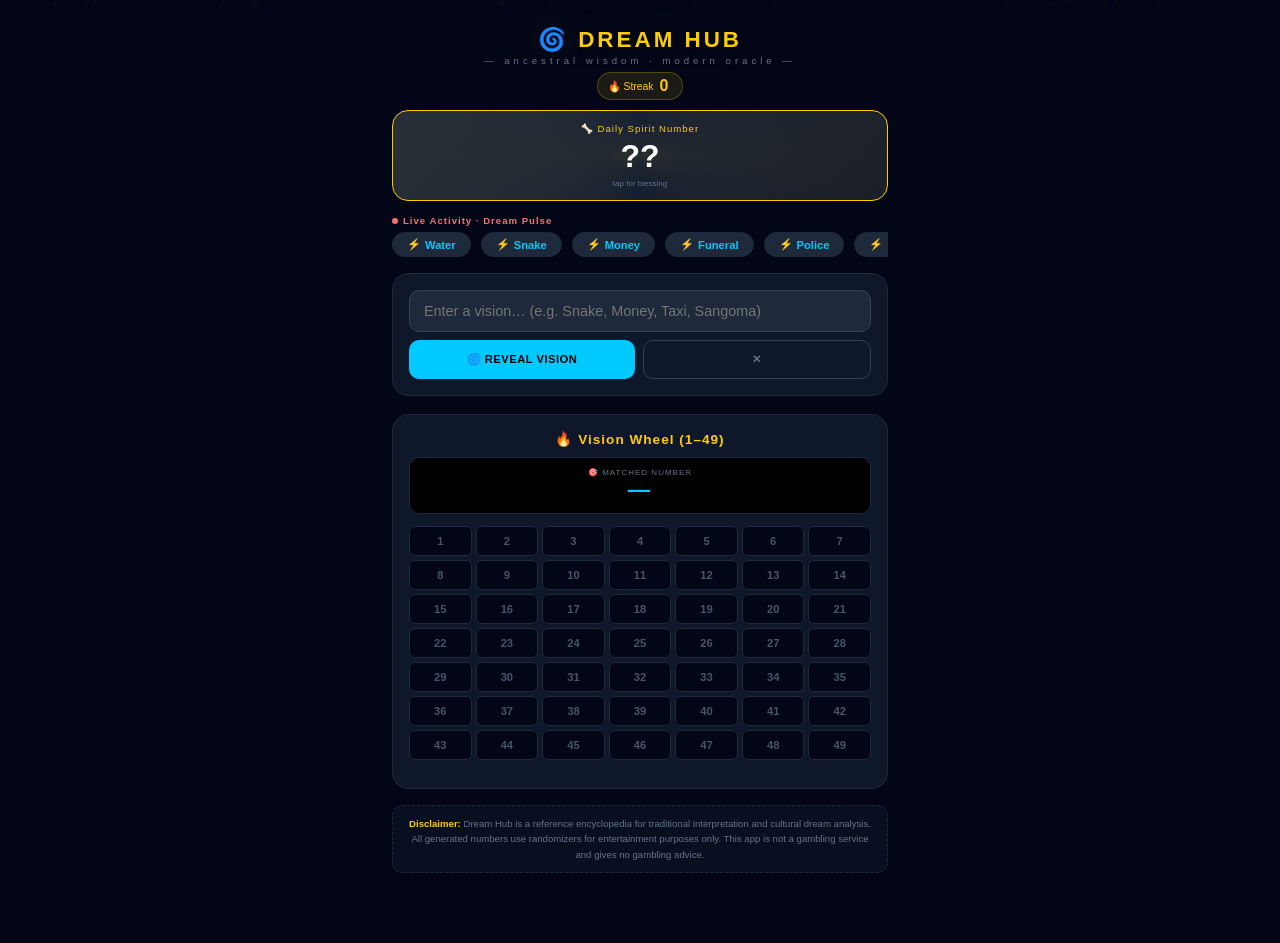
<file: dream.html>
<!DOCTYPE html>
<html lang="en">
<head>
<meta charset="UTF-8">
<meta name="viewport" content="width=device-width, initial-scale=1.0, viewport-fit=cover, user-scalable=yes">
<title>🌀 Dream Hub | Pro</title>
<style>
*{margin:0;padding:0;box-sizing:border-box}
:root{--gold:#ffcc00;--sky:#00caff;--dark:#020617;--card:#0f172a;--border:#1e293b}
html,body{height:100%;min-height:100vh}
body{font-family:-apple-system,BlinkMacSystemFont,'Segoe UI',Roboto,sans-serif;background:var(--dark);color:#cbd5e1;padding:0;margin:0;overflow-x:hidden;-webkit-tap-highlight-color:transparent;-webkit-font-smoothing:antialiased;display:flex;justify-content:center;align-items:flex-start}
.vignette{position:fixed;inset:0;z-index:0;pointer-events:none;background:radial-gradient(ellipse at center,transparent 60%,rgba(2,6,23,.75) 100%)}
.bg-particles{position:fixed;top:0;left:0;width:100%;height:100%;pointer-events:none;z-index:0;overflow:hidden}
.bg-particles span{position:absolute;width:4px;height:4px;background:rgba(255,204,0,.12);border-radius:50%;animation:floatP 20s infinite linear}
@keyframes floatP{0%{transform:translateY(100vh) scale(0);opacity:0}10%{opacity:1}90%{opacity:1}100%{transform:translateY(-10vh) scale(1);opacity:0}}
#app{position:relative;z-index:1;width:100%;max-width:520px;padding:12px 12px 60px;margin:0 auto}
.header{text-align:center;padding:14px 0 10px}
.header h1{color:var(--gold);text-transform:uppercase;letter-spacing:3px;font-size:clamp(1.1rem,5vw,1.4rem);text-shadow:0 0 40px rgba(255,204,0,.2)}
.header .sub{font-size:.6rem;color:#64748b;letter-spacing:4px;margin-top:2px}
.streak-badge{display:inline-flex;align-items:center;gap:6px;background:rgba(255,204,0,.1);border:1px solid rgba(255,204,0,.25);border-radius:30px;padding:4px 14px 4px 10px;font-size:.65rem;color:var(--gold);margin-top:6px}
.streak-badge .num{font-weight:900;font-size:1rem}
.daily-toss{background:linear-gradient(135deg,#1e293b,#0f172a);border:1px solid var(--gold);border-radius:16px;padding:12px;margin-bottom:14px;text-align:center;cursor:pointer;transition:transform .15s,box-shadow .3s;position:relative;overflow:hidden}
.daily-toss::before{content:'';position:absolute;inset:-2px;background:conic-gradient(from 0deg,transparent,rgba(255,204,0,.1),transparent,rgba(255,204,0,.1),transparent);border-radius:16px;z-index:0;animation:spinBorder 6s linear infinite;opacity:.5}
@keyframes spinBorder{0%{transform:rotate(0)}100%{transform:rotate(360deg)}}
.daily-toss>*{position:relative;z-index:1}
.daily-toss:active{transform:scale(.97)}
.bone-box{font-size:2rem;font-weight:900;color:#fff;text-shadow:0 0 30px rgba(255,204,0,.3);transition:all .3s}
.bone-box.pop{animation:bonePop .5s ease}
@keyframes bonePop{0%{transform:scale(1)}30%{transform:scale(1.5);color:var(--gold)}70%{transform:scale(.9)}100%{transform:scale(1)}}
.trending{margin-bottom:16px;overflow:hidden}
.trending-title{font-size:.6rem;color:#f87171;margin-bottom:6px;display:flex;align-items:center;gap:5px;font-weight:800;letter-spacing:1px}
.trending-title .pulse-dot{display:inline-block;width:6px;height:6px;background:#f87171;border-radius:50%;animation:pulseDot 1.2s infinite}
@keyframes pulseDot{0%,100%{opacity:1;transform:scale(1)}50%{opacity:.3;transform:scale(.6)}}
.trending-container{width:100%;overflow:hidden}
.trending-marquee{display:flex;gap:10px;animation:scrollLeft 28s linear infinite;white-space:nowrap}
@keyframes scrollLeft{0%{transform:translateX(0)}100%{transform:translateX(-50%)}}
.chip{background:#1e293b;padding:5px 14px;border-radius:20px;font-size:.7rem;border:1px solid var(--border);color:var(--sky);font-weight:600;display:flex;align-items:center;gap:4px;flex-shrink:0}
.search-box{background:var(--card);padding:16px;border-radius:16px;margin-bottom:14px;border:1px solid var(--border)}
.search-box input{width:100%;padding:12px 14px;border-radius:10px;border:1px solid #334155;background:#1e293b;color:#fff;margin-bottom:8px;font-size:.9rem;outline:0;transition:border .3s;-webkit-appearance:none}
.search-box input:focus{border-color:var(--gold);box-shadow:0 0 20px rgba(255,204,0,.05)}
.search-box .btn-row{display:flex;gap:8px}
.search-box .btn-row button{flex:1;cursor:pointer;border:0;font-weight:800;border-radius:10px;padding:12px;transition:all .2s;text-transform:uppercase;font-size:.7rem;letter-spacing:.5px}
.btn-main{background:var(--sky);color:#000}
.btn-main:hover:not(:disabled){opacity:.85;transform:scale(.98)}
.btn-main:disabled{opacity:.4;cursor:not-allowed}
.btn-clear{background:transparent;color:#64748b;border:1px solid #334155!important}
.btn-clear:hover{background:#1e293b}
.results{display:none;animation:slideUp .4s ease-out}
@keyframes slideUp{0%{opacity:0;transform:translateY(16px)}100%{opacity:1;transform:translateY(0)}}
.res-card{background:var(--card);padding:12px 14px;border-radius:12px;margin-top:8px;border-left:3px solid var(--sky);transition:all .3s;overflow:hidden;position:relative}
.res-card strong{color:var(--sky);display:block;margin-bottom:4px;font-size:.65rem;letter-spacing:.5px}
.res-card p{font-size:.8rem;color:#f8fafc;line-height:1.5}
.res-card.gold-border{border-left-color:var(--gold)}
.res-card.gold-border strong{color:var(--gold)}
.lotto-card{background:linear-gradient(145deg,#0f172a,#020617);border:1px dashed var(--gold);padding:16px;margin-top:12px;border-radius:12px;text-align:center;overflow:hidden;position:relative}
.lotto-card::before{content:'🎰';position:absolute;top:-10px;right:-10px;font-size:3rem;opacity:.06;transform:rotate(15deg)}
.lotto-nums{font-size:clamp(1.1rem,4vw,1.5rem);color:var(--gold);margin-bottom:8px;font-weight:900;letter-spacing:2px;text-shadow:0 0 40px rgba(255,204,0,.15)}
.lotto-nums .ball{display:inline-block;background:rgba(255,204,0,.08);border:1px solid rgba(255,204,0,.2);border-radius:50%;width:38px;height:38px;line-height:38px;margin:0 2px;font-size:.85rem;transition:all .3s}
.lotto-nums .ball.pop{animation:ballPop .4s ease}
@keyframes ballPop{0%{transform:scale(.5);opacity:0}60%{transform:scale(1.2)}100%{transform:scale(1);opacity:1}}
.fafi-section{background:var(--card);padding:16px;border-radius:16px;margin-top:18px;border:1px solid var(--border);transition:all .3s}
.fafi-title{text-align:center;color:var(--gold);font-size:.85rem;margin-bottom:10px;font-weight:800;letter-spacing:1px;display:flex;align-items:center;justify-content:center;gap:8px}
.fafi-title .spin-indicator{display:none;font-size:.6rem;color:var(--sky);animation:pulseText .8s infinite}
.fafi-title .spin-indicator.active{display:inline}
@keyframes pulseText{0%,100%{opacity:1}50%{opacity:.2}}
.fafi-grid{display:grid;grid-template-columns:repeat(7,1fr);gap:4px;margin-bottom:12px}
.fafi-num{background:#020617;border:1px solid var(--border);color:#475569;padding:8px 2px;text-align:center;border-radius:6px;font-weight:800;font-size:.7rem;cursor:pointer;transition:all .15s;user-select:none;position:relative}
.fafi-num:hover{border-color:#475569;color:#94a3b8}
.fafi-num.active{background:var(--gold);color:#000;border-color:var(--gold);transform:scale(1.08);box-shadow:0 0 30px rgba(255,204,0,.3);z-index:2}
.fafi-num.highlight-spin{background:rgba(255,204,0,.25);border-color:var(--gold);color:var(--gold);transform:scale(1.04)}
.fafi-num.celebrate{animation:celebPulse .6s ease 3}
@keyframes celebPulse{0%,100%{transform:scale(1);box-shadow:0 0 20px rgba(255,204,0,0)}50%{transform:scale(1.25);box-shadow:0 0 50px rgba(255,204,0,.6);background:var(--gold);color:#000}}
.hot-box{background:#000;border:1px solid #1e293b;padding:10px;text-align:center;border-radius:10px;margin-bottom:12px;transition:all .3s}
.hot-box .label{font-size:.5rem;color:#64748b;text-transform:uppercase;letter-spacing:1px}
.hot-box .value{color:var(--sky);font-weight:900;font-size:clamp(1.2rem,5vw,1.4rem);letter-spacing:2px;transition:all .3s}
.hot-box .value.pop{animation:valuePop .5s ease}
@keyframes valuePop{0%{transform:scale(.5);opacity:0}60%{transform:scale(1.3);color:var(--gold)}100%{transform:scale(1);opacity:1}}
.revealed-meaning{background:linear-gradient(145deg,#0f172a,#020617);border:1px solid var(--gold);border-radius:12px;padding:14px 16px;margin-top:8px;display:none;animation:slideUp .5s ease}
.revealed-meaning.show{display:block}
.revealed-meaning .num-badge{display:inline-block;background:var(--gold);color:#000;font-weight:900;font-size:.9rem;padding:2px 12px;border-radius:30px;margin-bottom:6px}
.revealed-meaning .meaning-text{font-size:.85rem;color:#f8fafc;line-height:1.6}
.revealed-meaning .meaning-text strong{color:var(--gold)}
.toast{position:fixed;bottom:80px;left:50%;transform:translateX(-50%) translateY(20px);background:#1e293b;color:#fff;padding:10px 20px;border-radius:30px;border-left:3px solid var(--gold);font-size:.7rem;z-index:9999;opacity:0;transition:all .3s;pointer-events:none;text-align:center;max-width:90%;box-shadow:0 10px 40px rgba(0,0,0,.5);white-space:nowrap}
.toast.show{opacity:1;transform:translateX(-50%) translateY(0)}
.hub-disclaimer{margin:16px 0 10px;padding:10px 14px;background:rgba(15,23,42,.6);border:1px dashed var(--border);border-radius:10px;font-size:.6rem;color:#64748b;text-align:center;line-height:1.6}
.hub-disclaimer strong{color:var(--gold)}
#confetti-canvas{position:fixed;top:0;left:0;width:100%;height:100%;pointer-events:none;z-index:9998}
@media(max-width:480px){#app{padding:8px 8px 60px}.fafi-grid{grid-template-columns:repeat(7,1fr);gap:3px}.fafi-num{padding:6px 1px;font-size:.6rem}.lotto-nums .ball{width:32px;height:32px;line-height:32px;font-size:.7rem}.toast{white-space:normal;max-width:85%;bottom:70px;font-size:.65rem}}
@media(max-width:380px){.fafi-grid{grid-template-columns:repeat(7,1fr);gap:2px}.fafi-num{padding:4px 1px;font-size:.5rem}}
</style>
</head>
<body>
<div class="vignette" aria-hidden="true"></div>
<div class="bg-particles" id="bgParticles"></div>
<canvas id="confetti-canvas"></canvas>

<div id="app">
  <div class="header">
    <h1>🌀 Dream Hub</h1>
    <div class="sub">— ancestral wisdom · modern oracle —</div>
    <div class="streak-badge">🔥 Streak <span class="num" id="streakNum">0</span></div>
  </div>

  <div class="daily-toss" id="dailyTossArea">
    <div style="color:var(--gold);font-size:.6rem;margin-bottom:4px;letter-spacing:1px;">🦴 Daily Spirit Number</div>
    <div class="bone-box" id="dailyBoneNum">??</div>
    <div style="font-size:.5rem;margin-top:4px;color:#64748b;display:flex;align-items:center;justify-content:center;gap:6px;flex-wrap:wrap;">
      <span>tap for blessing</span>
      
    </div>
  </div>

  <div class="trending">
    <div class="trending-title"><span class="pulse-dot"></span> Live Activity · Dream Pulse</div>
    <div class="trending-container"><div class="trending-marquee" id="trendingChips"></div></div>
  </div>

  <div class="search-box">
    <input id="dreamInput" placeholder="Enter a vision… (e.g. Snake, Money, Taxi, Sangoma)" />
    <div class="btn-row">
      <button id="interpretBtn" class="btn-main">🌀 Reveal Vision</button>
      <button class="btn-clear" onclick="clearAll()">✕</button>
    </div>
  </div>

  <div id="results" class="results">
    <div class="res-card gold-border"><strong>📿 Gogo's Guidance</strong><p id="res-gogo"></p></div>
    <div class="res-card"><strong>✝️ Priest's Prophecy</strong><p id="res-priest"></p></div>
    <div class="res-card"><strong>🔮 Sangoma's Reading</strong><p id="res-sangoma"></p></div>
    <div class="lotto-card">
      <div style="color:var(--gold);font-size:.5rem;letter-spacing:1px;margin-bottom:4px;">🎯 Lucky Number Line (1–49)</div>
      <div id="lotto" class="lotto-nums">— — — — — —</div>
      <button id="lottoBtn" class="btn-main" style="background:var(--gold);display:none;margin-top:6px;" onclick="generateLotto()">⚡ Spin Lucky Line</button>
    </div>
  </div>

  <div class="fafi-section" id="fafiSection">
    <div class="fafi-title">🔥 Vision Wheel (1–49)<span class="spin-indicator" id="spinIndicator">⟳ spinning…</span></div>
    <div class="hot-box"><div class="label">🎯 Matched Number</div><div class="value" id="hotNums">—</div></div>
    <div id="fafiGrid" class="fafi-grid"></div>
    <div id="revealedMeaning" class="revealed-meaning">
      <div class="num-badge" id="revealedNumBadge"></div>
      <div class="meaning-text" id="revealedMeaningText"></div>
    </div>
  </div>

  <div class="hub-disclaimer">
    <strong>Disclaimer:</strong> Dream Hub is a reference encyclopedia for traditional interpretation and cultural dream analysis.
    All generated numbers use randomizers for entertainment purposes only. This app is not a gambling service and gives no gambling advice.
  </div>
</div>

<div id="toast" class="toast"></div>

<script>
(function(){
  var fafi=[
    {n:1,t:"King, Human Blood, White man, Left eye"},{n:2,t:"Monkey, Native, A Spirit, Chief, Copper, Money, Jockey"},{n:3,t:"Sea Water, Accident, Frog, Sailor, Sex"},{n:4,t:"Dead man, Turkey, Small fortune, Bed"},{n:5,t:"Tiger, Fight, Strong man"},{n:6,t:"Ox Blood, Gentleman, Milk"},{n:7,t:"Lion, Thief, Big stick, Chickens"},{n:8,t:"Pig, Drunken man, Loafer, Fat man, Chinese King"},{n:9,t:"Moon, Baby, Hole, Owl, Devil, Pumpkin, Anything round"},{n:10,t:"Eggs, Train, Boat, Grave, Anything oval"},{n:11,t:"Carriage, Wood, Tree, Furniture, Bicycle, Flowers"},{n:12,t:"Dead woman, Ducks, Small fire, Chinese Queen"},{n:13,t:"Big fish, Ghosts, Spirits"},{n:14,t:"Old woman, Fox, Detective, Nurse, Native woman"},{n:15,t:"Bad woman, Prostitute, Canary, White horse, Small knife"},{n:16,t:"Small house, Coffin, Pigeon, Young woman, Paper money, Letter"},{n:17,t:"Diamond woman, Queen, Pearls, Diamond, Stars, White woman"},{n:18,t:"Silver money, Servant girl, Right eye, Butterfly, Hook, Rain"},{n:19,t:"Little girl, Smoke, Bread, Big bird, Left hand"},{n:20,t:"Cat, Sky, Handkerchief, Body, Music, Minister, Naked woman"},{n:21,t:"Old man, Stranger, Fisherman, Elephant, Knife, Nose, Teeth"},{n:22,t:"Rats, Motor car, Big ship, Left foot, Shoes"},{n:23,t:"Horse, Doctor, Head, Hair, Crown"},{n:24,t:"Mouth, Wild cat, Vixen, Lioness, Hole, Purse"},{n:25,t:"Big house, Church, Boxer, Hospital"},{n:26,t:"Bees, Crown, Bad man, Bush, General, Funeral, Madman"},{n:27,t:"Dog, Policeman, Newborn baby, Medicine, Sad news"},{n:28,t:"Sardines, Small fish, Thief, Right foot, Surprise, Small child"},{n:29,t:"Small water, Coffin, Rain, Tears, Big knife, Right hand"},{n:30,t:"Fowl, Graveyard, Sun, Throat, Indian, Forest"},{n:31,t:"Big fire, Bishop, Big spirit, Feathers, Fight, Woman"},{n:32,t:"Gold money, Dirty woman, Snake"},{n:33,t:"Little boy, Spider"},{n:34,t:"Meat, Human dung, Anything dirty, Cripple, Tramp"},{n:35,t:"Clothes, Sheep, Big hole, Big grave"},{n:36,t:"Shrimp, Stick, Admiral, Cigars, Gum"},{n:37,t:"Arrow, Lawyer, Treasure, Cooking, Stream"},{n:38,t:"Crocodile, Balloons, Sjambok, Fireworks, Stadium"},{n:39,t:"Sangoma, Soccer team, Tattoo, Bloodshed, Teacher"},{n:40,t:"Birth, Clock, Snail, Dwarf, River, Traditional healer"},{n:41,t:"Cattle, Planets, Cave, Desert, Monster"},{n:42,t:"Tornado, Spear, Umbrella, Camel, Door"},{n:43,t:"Army, Thunder, Astronaut, Rabbit, Turtle"},{n:44,t:"Shark, Bird farm, Body builder, Injury, Mud"},{n:45,t:"Football, Computers, Jewellery, Wrestler, Storm"},{n:46,t:"Ambulance, Beard, Sea sand, Scissors, Key"},{n:47,t:"Stallion, Kite, TV, Lightning, Carnival, Hut"},{n:48,t:"Clown, Rainbow, Nightmare, Whale, Wealth"},{n:49,t:"Shebeen, Circus, Chocolate, Space ship"}
  ];

  var saInterpretations={
    "ancestors":"In SA Nguni tradition, dreaming of ancestors (amadlozi) means they are guiding you. Number 13 appears. This calls for ritual cleansing.",
    "taxi":"Dreaming of a minibus taxi signals journey. Number 22. You will meet someone influential.",
    "sangoma":"Seeing a sangoma is powerful — number 39. Indicates spiritual calling (thwasa).",
    "shebeen":"Number 49 — warns of gossip or celebrations in townships.",
    "braai":"Linked to number 31 and 34. Foretells family reunions.",
    "lotto":"Chasing money connects to numbers 2 and 32. Speaks of hope.",
    "mkhaba":"Pregnancy dream — number 9. Means new beginnings.",
    "umkhovu":"Tokoloshe — number 7 and 13. Call a traditional healer.",
    "soccer":"Football — number 45. Means teamwork and victory."
  };

  function store(k,v){try{if(v===undefined)return localStorage.getItem(k);if(v===null)localStorage.removeItem(k);else localStorage.setItem(k,v)}catch(e){return null}}
  function esc(s){return String(s).replace(/[&<>"']/g,function(c){return{'&':'&amp;','<':'&lt;','>':'&gt;','"':'&quot;',"'":'&#39;'}[c]})}

  var spinInterval=null,isSpinning=false;
  var streak=parseInt(store('dreamStreak')||'0')||0;
  var currentRevealedNumber=null;
  

  window.openSmartLink=function(){};

  var spinIndicator=document.getElementById('spinIndicator');
  var hotNums=document.getElementById('hotNums');
  var resultsDiv=document.getElementById('results');
  var lottoBtn=document.getElementById('lottoBtn');
  var lottoDiv=document.getElementById('lotto');
  var interpretBtn=document.getElementById('interpretBtn');
  var dreamInput=document.getElementById('dreamInput');
  var toast=document.getElementById('toast');
  var streakNum=document.getElementById('streakNum');
  var revealedMeaning=document.getElementById('revealedMeaning');
  var revealedNumBadge=document.getElementById('revealedNumBadge');
  var revealedMeaningText=document.getElementById('revealedMeaningText');
  var dailyBoneNum=document.getElementById('dailyBoneNum');
  var dailyTossArea=document.getElementById('dailyTossArea');

  function showToast(msg,dur){
    if(!toast)return;
    dur=dur||2500;
    toast.textContent=msg;
    toast.classList.add('show');
    clearTimeout(toast._hide);
    toast._hide=setTimeout(function(){toast.classList.remove('show')},dur);
  }

  var canvas=document.getElementById('confetti-canvas');
  var ctx=canvas.getContext('2d');
  var confettiPieces=[],confettiRunning=false;
  function resizeCanvas(){canvas.width=window.innerWidth;canvas.height=window.innerHeight}
  window.addEventListener('resize',resizeCanvas,{passive:true});
  resizeCanvas();

  function ConfettiPiece(){
    this.x=Math.random()*canvas.width;
    this.y=Math.random()*canvas.height-canvas.height;
    this.w=6+Math.random()*6;
    this.h=4+Math.random()*4;
    var colors=['#ffcc00','#00caff','#ff6b6b','#51cf66','#ffd43b','#cc5de8','#ff922b'];
    this.color=colors[Math.floor(Math.random()*colors.length)];
    this.vx=(Math.random()-0.5)*3;
    this.vy=1.5+Math.random()*3;
    this.rot=Math.random()*360;
    this.rv=(Math.random()-0.5)*8;
    this.life=1;
    this.decay=0.003+Math.random()*0.005;
  }
  ConfettiPiece.prototype.update=function(){
    this.x+=this.vx+Math.sin(this.y*0.01)*0.3;
    this.y+=this.vy;
    this.rot+=this.rv;
    this.life-=this.decay;
    return this.life>0&&this.y<canvas.height+20;
  };
  ConfettiPiece.prototype.draw=function(ctx){
    ctx.save();
    ctx.translate(this.x,this.y);
    ctx.rotate(this.rot*Math.PI/180);
    ctx.globalAlpha=this.life;
    ctx.fillStyle=this.color;
    ctx.fillRect(-this.w/2,-this.h/2,this.w,this.h);
    ctx.restore();
  };
  function fireConfetti(count){
    count=count||80;
    for(var i=0;i<count;i++)confettiPieces.push(new ConfettiPiece());
    if(!confettiRunning){confettiRunning=true;animateConfetti()}
  }
  function animateConfetti(){
    ctx.clearRect(0,0,canvas.width,canvas.height);
    var remaining=[];
    for(var i=0;i<confettiPieces.length;i++){if(confettiPieces[i].update())remaining.push(confettiPieces[i])}
    confettiPieces=remaining;
    for(var j=0;j<confettiPieces.length;j++)confettiPieces[j].draw(ctx);
    if(confettiPieces.length>0)requestAnimationFrame(animateConfetti);
    else{confettiRunning=false;ctx.clearRect(0,0,canvas.width,canvas.height)}
  }

  var audioCtx=null;
  function getAudioCtx(){if(!audioCtx)audioCtx=new(window.AudioContext||window.webkitAudioContext)();return audioCtx}
  function playBeep(freq,dur,type,vol){
    freq=freq||600;dur=dur||120;type=type||'sine';vol=vol||0.15;
    try{
      var c=getAudioCtx();
      var osc=c.createOscillator();
      var gain=c.createGain();
      osc.type=type;
      osc.frequency.value=freq;
      gain.gain.setValueAtTime(vol,c.currentTime);
      gain.gain.exponentialRampToValueAtTime(0.001,c.currentTime+dur/1000);
      osc.connect(gain);
      gain.connect(c.destination);
      osc.start(c.currentTime);
      osc.stop(c.currentTime+dur/1000);
    }catch(e){}
  }
  function playSpinSound(){playBeep(400,60,'square',0.06)}
  function playHitSound(){
    playBeep(880,200,'sine',0.18);
    setTimeout(function(){playBeep(1100,150,'sine',0.14)},150);
    setTimeout(function(){playBeep(1320,200,'sine',0.12)},300);
  }

  function updateStreak(win){
    win=(win!==undefined)?win:true;
    if(win)streak++;else streak=0;
    store('dreamStreak',streak);
    streakNum.textContent=streak;
    if(streak>=3)showToast('🔥 '+streak+'-dream streak! Ancestors are speaking!');
  }

  function revealMeaningForNumber(n){
    var entry=null;
    for(var i=0;i<fafi.length;i++){if(fafi[i].n===n){entry=fafi[i];break}}
    if(!entry)return;
    currentRevealedNumber=n;
    revealedNumBadge.textContent='#'+n;
    revealedMeaningText.innerHTML='<strong>Meaning:</strong> '+entry.t;
    revealedMeaning.classList.add('show');
    store('lastRevealedNumber',n);
    store('lastRevealedMeaning',entry.t);
  }
  function hideRevealedMeaning(){
    revealedMeaning.classList.remove('show');
    currentRevealedNumber=null;
    store('lastRevealedNumber',null);
    store('lastRevealedMeaning',null);
  }

  function selectNum(n,highlightOnly){
    var nums=document.querySelectorAll('.fafi-num');
    for(var i=0;i<nums.length;i++)nums[i].classList.remove('active','highlight-spin','celebrate');
    var el=document.getElementById('num'+n);
    if(el){if(highlightOnly)el.classList.add('highlight-spin');else el.classList.add('active','celebrate')}
  }

  function spinWheel(targetNumber,callback){
    if(isSpinning)return;
    isSpinning=true;
    spinIndicator.classList.add('active');
    var nums=document.querySelectorAll('.fafi-num');
    for(var i=0;i<nums.length;i++)nums[i].classList.remove('active','highlight-spin','celebrate');
    var total=nums.length;
    var step=0,totalSteps=30+Math.floor(Math.random()*20);
    var currentIdx=Math.floor(Math.random()*total);
    if(spinInterval)clearInterval(spinInterval);
    var soundCounter=0;
    var speed=60;

    spinInterval=setInterval(function(){
      for(var i=0;i<nums.length;i++)nums[i].classList.remove('highlight-spin');
      currentIdx=(currentIdx+1)%total;
      nums[currentIdx].classList.add('highlight-spin');
      soundCounter++;
      if(soundCounter%3===0)playSpinSound();
      step++;
      if(step>totalSteps-10){
        clearInterval(spinInterval);
        var remaining=totalSteps-step;
        var slowSpeed=60+(10-remaining)*30;
        spinInterval=setInterval(function(){
          for(var i=0;i<nums.length;i++)nums[i].classList.remove('highlight-spin');
          currentIdx=(currentIdx+1)%total;
          nums[currentIdx].classList.add('highlight-spin');
          soundCounter++;
          if(soundCounter%3===0)playSpinSound();
          step++;
          if(step>=totalSteps){
            clearInterval(spinInterval);
            spinInterval=null;
            finishSpin(targetNumber,nums);
          }
        },Math.min(slowSpeed,300));
      }
      if(step>=totalSteps){
        clearInterval(spinInterval);
        spinInterval=null;
        finishSpin(targetNumber,nums);
      }
    },speed);

    function finishSpin(target,allNums){
      isSpinning=false;
      spinIndicator.classList.remove('active');
      for(var i=0;i<allNums.length;i++)allNums[i].classList.remove('highlight-spin');
      var targetEl=document.getElementById('num'+target);
      if(targetEl)targetEl.classList.add('active','celebrate');
      hotNums.textContent=target;
      store('lastHotNumber',target);
      hotNums.classList.remove('pop');
      void hotNums.offsetWidth;
      hotNums.classList.add('pop');
      playHitSound();
      fireConfetti(100);
      updateStreak(true);
      revealMeaningForNumber(target);
      if(callback)callback();
    }
  }

  function getSouthAfricanDreamInterpretation(word,matchedNumber){
    var lower=word.toLowerCase();
    for(var key in saInterpretations){if(lower.indexOf(key)!==-1)return saInterpretations[key]}
    var randomSpirit=[
      "In Zulu folklore, this signals a message from the river (uMamlambo).",
      "According to Xhosa elders, this carries Eastern Cape ancestor energy.",
      "Your dream connects to Soweto — community and hustle.",
      "Sangomas of KwaZulu say this appears before a wedding or birth.",
      "From the Karoo, this brings fortune for livestock.",
      "In Venda tradition, the python spirit watches over you.",
      "Basotho history tells this heralds a rain ceremony.",
      "Tsonga ancestors whisper: this holds keys to healing."
    ];
    var idx=matchedNumber%randomSpirit.length;
    return randomSpirit[idx]+' In SA dreaming, "'+word+'" reflects collective energy — gifts or warnings from the unseen world.';
  }

  function interpretAll(){
    if(isSpinning)return;
    var raw=dreamInput.value.trim().toLowerCase();
    if(!raw){showToast('Please enter a vision word');return}
    var input=esc(raw);
    var hits=[];
    for(var i=0;i<fafi.length;i++){if(fafi[i].t.toLowerCase().indexOf(raw)!==-1)hits.push(fafi[i])}
    var targetNumber;
    resultsDiv.style.display='block';
    var fallbackSymbol;

    if(hits.length>0){
      var primary=hits[0].n;
      var symbol=hits[0].t.split(',')[0];
      targetNumber=primary;
      fallbackSymbol=symbol;
      var saInsight=esc(getSouthAfricanDreamInterpretation(raw,primary));
      document.getElementById('res-gogo').innerHTML='✨ Gogo says: "'+input+'" is a powerful sign. Number <strong>'+primary+'</strong> ('+symbol+') appears. '+saInsight.substring(0,150)+'…';
      document.getElementById('res-priest').innerHTML='The Holy Spirit reveals: "'+input+'" aligns with number <strong>'+primary+'</strong>. This dream preaches protection over your home.';
      document.getElementById('res-sangoma').innerHTML='I throw the bones: '+input+' speaks to the spirit realm. Number <strong>'+primary+'</strong> brings energy of '+(symbol||'transformation')+'. Ancestors walk with you.';
    }else{
      targetNumber=Math.floor(Math.random()*49)+1;
      var fb=null;
      for(var j=0;j<fafi.length;j++){if(fafi[j].n===targetNumber){fb=fafi[j];break}}
      fallbackSymbol=fb?fb.t.split(',')[0]:'blessing';
      var customInsight=esc(getSouthAfricanDreamInterpretation(raw,targetNumber));
      document.getElementById('res-gogo').innerHTML='💫 Gogo\'s wisdom: "'+input+'" is not in old books, but ancestors guide you to <strong>'+targetNumber+'</strong> ('+fallbackSymbol+'). '+customInsight.substring(0,150);
      document.getElementById('res-priest').innerHTML='✝️ Prophet\'s voice: Though "'+input+'" is rare, Heaven assigns you key <strong>'+targetNumber+'</strong>. Pray over this number at dawn.';
      document.getElementById('res-sangoma').innerHTML='🔮 The bones settle on <strong>'+targetNumber+'</strong> for "'+input+'". Your ancestors speak in new tongues. A blessing is coming.';
    }
    lottoBtn.style.display='block';
    hotNums.textContent='…';
    hotNums.classList.remove('pop');
    hideRevealedMeaning();
    setTimeout(function(){
      spinWheel(targetNumber,function(){
        selectNum(targetNumber,false);
        streakNum.textContent=streak;
      });
    },400);
    playBeep(500,80,'sine',0.08);
    setTimeout(function(){playBeep(700,80,'sine',0.08)},120);
  }

  function generateLotto(){
    var hot=parseInt(hotNums.textContent);
    var nums=[];
    if(!isNaN(hot)&&hot>=1&&hot<=49)nums.push(hot);
    while(nums.length<6){
      var r=Math.floor(Math.random()*49)+1;
      var exists=false;
      for(var i=0;i<nums.length;i++){if(nums[i]===r){exists=true;break}}
      if(!exists)nums.push(r);
    }
    nums.sort(function(a,b){return a-b});
    var html='';
    for(var j=0;j<nums.length;j++){
      var cls='ball';
      if(j===0)cls+=' pop';
      html+='<span class="'+cls+'" style="animation-delay:'+(j*0.08)+'s">'+String(nums[j]).padStart(2,'0')+'</span>';
    }
    lottoDiv.innerHTML=html;
    lottoBtn.style.display='none';
    showToast('🎰 Your lucky line is ready!');
    playBeep(1000,100,'sine',0.1);
    setTimeout(function(){playBeep(1200,100,'sine',0.1)},120);
    fireConfetti(50);
  }

  function dailyBoneToss(){
    var today=new Date().toDateString();
    if(store('lastBoneToss')===today){showToast("You've already received today's blessing!");return}
    var lucky=Math.floor(Math.random()*49)+1;
    store('lastBoneToss',today);
    store('todayBoneNum',lucky);
    dailyBoneNum.textContent=lucky;
    dailyBoneNum.classList.remove('pop');
    void dailyBoneNum.offsetWidth;
    dailyBoneNum.classList.add('pop');
    showToast('🎁 Daily number: '+lucky+'!');
    playBeep(660,150,'sine',0.12);
    setTimeout(function(){playBeep(880,150,'sine',0.1)},180);
    fireConfetti(30);
  }

  function clearAll(){
    dreamInput.value='';
    resultsDiv.style.display='none';
    lottoBtn.style.display='none';
    lottoDiv.innerHTML='— — — — — —';
    showToast('Cleared ✨');
  }

  function updateTrending(){
    var sets=[
      ["Water","Snake","Money","Funeral","Police","Lion","Grave"],
      ["Sangoma","Doctor","Fire","Baby","Diamond","Forest","Gold"],
      ["King","Teeth","Accident","Stars","Dog","Moon","Thief"]
    ];
    var idx=Math.floor(new Date().getHours()/8)%sets.length;
    var list=sets[idx];
    var marquee=document.getElementById('trendingChips');
    if(marquee){
      var html='';
      var fullList=list.concat(list).concat(list);
      for(var i=0;i<fullList.length;i++)html+='<div class="chip"><span>⚡</span> '+fullList[i]+'</div>';
      marquee.innerHTML=html;
    }
  }

  function initBgParticles(){
    var container=document.getElementById('bgParticles');
    if(!container)return;
    var frag=document.createDocumentFragment();
    for(var i=0;i<30;i++){
      var span=document.createElement('span');
      span.style.left=Math.random()*100+'%';
      var size=2+Math.random()*4;
      span.style.width=size+'px';
      span.style.height=size+'px';
      span.style.animationDuration=(15+Math.random()*20)+'s';
      span.style.animationDelay=(Math.random()*20)+'s';
      span.style.opacity=0.1+Math.random()*0.2;
      frag.appendChild(span);
    }
    container.appendChild(frag);
  }

  function onNumClick(n){
    selectNum(n,false);
    if(currentRevealedNumber===n)showToast('🔓 This is your dream number — meaning is shown below.');
    else showToast('🔓 You can click any number to explore! But only your matched number reveals the full meaning.');
  }

  function init(){
    var html='';
    for(var i=0;i<fafi.length;i++)html+='<div class="fafi-num" id="num'+fafi[i].n+'" onclick="onNumClick('+fafi[i].n+')">'+fafi[i].n+'</div>';
    document.getElementById('fafiGrid').innerHTML=html;

    var savedHot=store('lastHotNumber');
    if(savedHot){hotNums.textContent=savedHot;selectNum(parseInt(savedHot),false)}
    var lastNum=store('lastRevealedNumber');
    var lastMeaning=store('lastRevealedMeaning');
    if(lastNum&&lastMeaning){
      currentRevealedNumber=parseInt(lastNum);
      revealedNumBadge.textContent='#'+lastNum;
      revealedMeaningText.innerHTML='<strong>Meaning:</strong> '+esc(lastMeaning);
      revealedMeaning.classList.add('show');
    }

    updateTrending();

    if(store('lastBoneToss')===new Date().toDateString()){
      var saved=store('todayBoneNum');
      if(saved)dailyBoneNum.textContent=saved;
    }
    streakNum.textContent=streak;

    dailyTossArea.onclick=dailyBoneToss;
    interpretBtn.onclick=interpretAll;
    dreamInput.addEventListener('keydown',function(e){if(e.key==='Enter')interpretAll()});
    window.addEventListener('beforeunload',function(){if(spinInterval)clearInterval(spinInterval)},{passive:true});
    initBgParticles();
  }

  window.clearAll=clearAll;
  window.generateLotto=generateLotto;
  window.onNumClick=onNumClick;
  window.dailyBoneToss=dailyBoneToss;
  window.interpretAll=interpretAll;

  if(document.readyState==='loading')document.addEventListener('DOMContentLoaded',init);else init();
})();
</script>
</body>
</html>
</file>
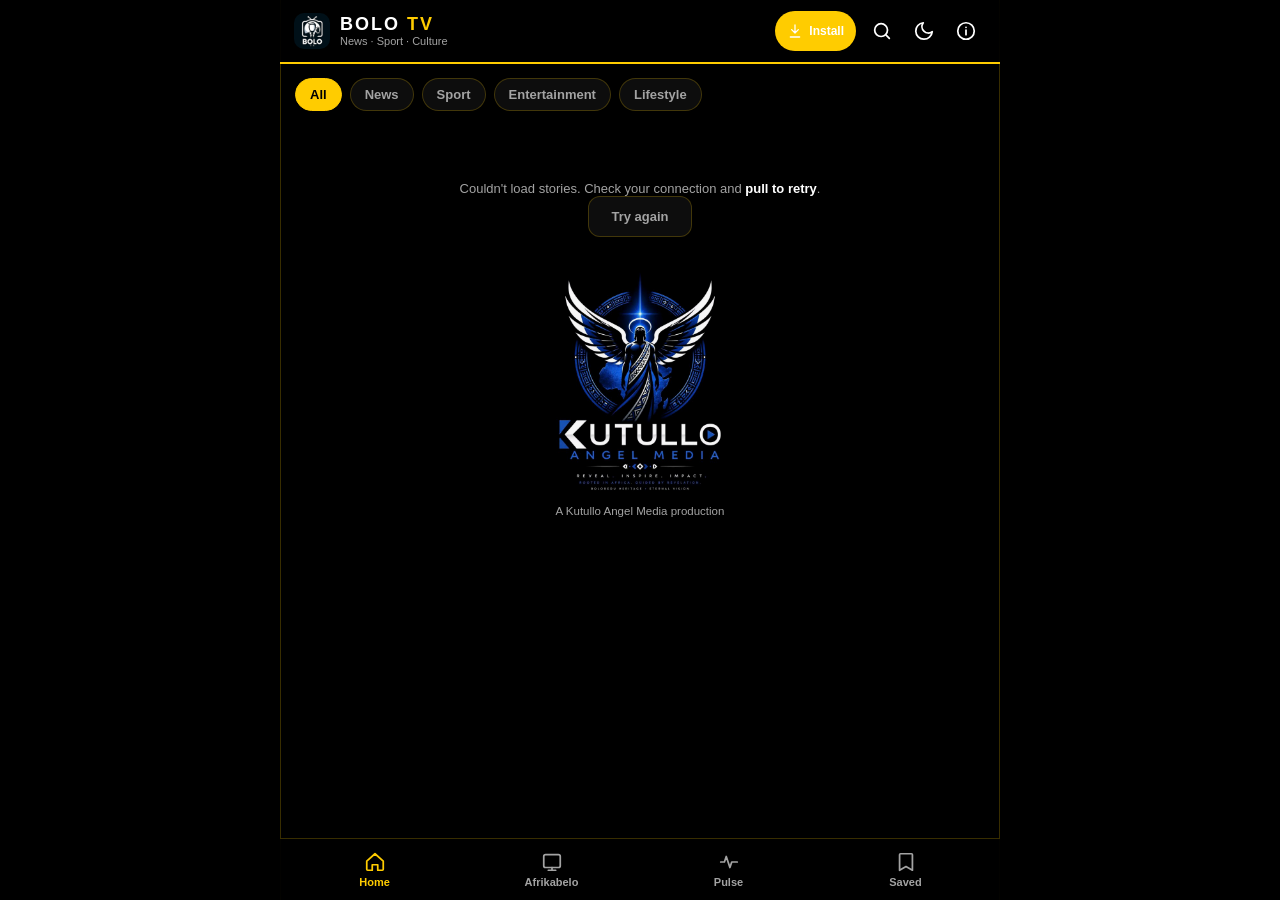
<file: news.html>
<!doctype html>
<html lang="en-ZA">
<head>
<meta charset="utf-8">
<title>Bolo TV – News, Sport & Entertainment</title>
<meta name="viewport" content="width=device-width, initial-scale=1, viewport-fit=cover">
<meta name="description" content="Breaking news, sport, music and culture from Afrikabelo and Bolo TV Pulse, in one app.">
<meta name="theme-color" content="#000C1A">
<link rel="manifest" href="manifest.webmanifest">
<link rel="icon" href="favicon-32.png" sizes="32x32">
<link rel="apple-touch-icon" href="apple-touch-icon.png">
<meta name="apple-mobile-web-app-capable" content="yes">
<meta name="mobile-web-app-capable" content="yes">
<meta name="apple-mobile-web-app-status-bar-style" content="black-translucent">
<meta name="apple-mobile-web-app-title" content="Bolo TV">
<link rel="stylesheet" href="news.css">
<script>if(window.top!==window)document.documentElement.classList.add("in-shell")</script>
</head>
<body>

<header class="topbar">
  <div class="brand">
    <img src="icon-192.png" alt="" class="brand-logo" width="36" height="36">
    <div>
      <div class="brand-name">Bolo <span>TV</span></div>
      <div class="brand-sub" id="subtitle">News · Sport · Culture</div>
    </div>
  </div>
  <div class="top-actions">
    <button class="install-fab" id="installFab"><svg viewBox="0 0 24 24"><path d="M12 3v12M7 10l5 5 5-5M5 21h14"/></svg>Install</button>
    <button class="icon-btn" id="searchBtn" aria-label="Search"><svg viewBox="0 0 24 24"><circle cx="11" cy="11" r="7"/><path d="M20 20l-3.5-3.5"/></svg></button>
    <button class="icon-btn" id="themeBtn" aria-label="Toggle theme"><svg viewBox="0 0 24 24"><path d="M21 12.8A9 9 0 1111.2 3a7 7 0 009.8 9.8z"/></svg></button>
    <button class="icon-btn" id="infoBtn" aria-label="About"><svg viewBox="0 0 24 24"><circle cx="12" cy="12" r="9"/><path d="M12 11v5M12 8h.01"/></svg></button>
  </div>
</header>

<div class="searchbar" id="searchbar" hidden>
  <input id="searchInput" type="search" placeholder="Search stories…" autocomplete="off">
  <button class="text-btn" id="searchClose">Cancel</button>
</div>


<div class="iab" id="iab" style="display:none"></div>
<script>
/* Plain old JavaScript on purpose: must run in any in-app browser */
(function () {
  var ua = navigator.userAgent || "";
  var iab = /FBAN|FBAV|FB_IAB|FBIOS|Instagram|Line\/|Twitter|MicroMessenger|TikTok|musical_ly|Snapchat|; wv\)/i.test(ua);
  var ios = /iphone|ipad|ipod/i.test(ua);
  var box = document.getElementById("iab");
  function show(title) {
    if (!box || box.getAttribute("data-shown")) return;
    box.setAttribute("data-shown", "1");
    var url = location.href.split("#")[0];
    var intent = "intent://" + location.host + location.pathname + location.search + "#Intent;scheme=https;package=com.android.chrome;end";
    var steps = ios
      ? "<li>Tap the <b style='display:inline;font-size:inherit'>…</b> or <b style='display:inline;font-size:inherit'>Share</b> button</li><li>Choose <b style='display:inline;font-size:inherit'>Open in Safari</b></li>"
      : "<li>Tap the <b style='display:inline;font-size:inherit'>⋮</b> menu (top right)</li><li>Choose <b style='display:inline;font-size:inherit'>Open in Chrome</b> or <b style='display:inline;font-size:inherit'>Open in browser</b></li>";
    box.innerHTML = "<b>" + title + "</b>Open Bolo TV in your browser to read stories and install the app.<ol>" + steps + "</ol>" +
      (ios ? "" : "<a href='" + intent + "'>Open in Chrome</a>") +
      "<button class='alt' id='iabCopy'>Copy link</button>";
    box.style.display = "block";
    var cp = document.getElementById("iabCopy");
    if (cp) cp.onclick = function () {
      try { var t = document.createElement("textarea"); t.value = url; document.body.appendChild(t); t.select(); document.execCommand("copy"); document.body.removeChild(t); cp.textContent = "Link copied"; } catch (e) { cp.textContent = url; }
    };
  }
  if (iab) show("You’re in an in-app browser");
  setTimeout(function () { if (!window.__boloReady) show("Your browser can’t run the app"); }, 4500);
})();
</script>
<div class="chips" id="chips" role="tablist" aria-label="Categories"></div>

<main id="main" aria-live="polite">
  <div id="hero"></div>
  <div id="list" class="list"></div>
  <div class="more-wrap"><button id="moreBtn" class="more-btn" hidden>Load more stories</button></div>
  <div id="status" class="status"></div>
  <footer class="brandfoot"><img src="kutullo-logo.jpg" alt="Kutullo Angel Media" width="230" height="230"><div>A Kutullo Angel Media production</div></footer>
</main>

<nav class="tabbar" id="tabbar">
  <button data-tab="home" class="active"><svg viewBox="0 0 24 24"><path d="M3 11l9-8 9 8v9a1 1 0 01-1 1h-5v-6H9v6H4a1 1 0 01-1-1z"/></svg><span>Home</span></button>
  <button data-tab="afrikabelo"><svg viewBox="0 0 24 24"><rect x="3" y="4" width="18" height="14" rx="2"/><path d="M8 21h8M12 18v3"/></svg><span>Afrikabelo</span></button>
  <button data-tab="pulse"><svg viewBox="0 0 24 24"><path d="M3 12h4l2-6 4 12 2-6h6"/></svg><span>Pulse</span></button>
  <button data-tab="saved"><svg viewBox="0 0 24 24"><path d="M6 3h12a1 1 0 011 1v17l-7-4-7 4V4a1 1 0 011-1z"/></svg><span>Saved</span></button>
</nav>

<!-- Article reader -->
<section class="reader" id="reader" hidden aria-modal="true" role="dialog">
  <div class="reader-bar">
    <button class="icon-btn" id="readerBack" aria-label="Back"><svg viewBox="0 0 24 24"><path d="M15 5l-7 7 7 7"/></svg></button>
    <div class="reader-src" id="readerSrc"></div>
    <button class="icon-btn" id="readerSave" aria-label="Save"><svg viewBox="0 0 24 24"><path d="M6 3h12a1 1 0 011 1v17l-7-4-7 4V4a1 1 0 011-1z"/></svg></button>
    <button class="icon-btn" id="readerShare" aria-label="Share"><svg viewBox="0 0 24 24"><circle cx="18" cy="5" r="3"/><circle cx="6" cy="12" r="3"/><circle cx="18" cy="19" r="3"/><path d="M8.6 10.5l6.8-4M8.6 13.5l6.8 4"/></svg></button>
  </div>
  <article class="reader-body" id="readerBody"></article>
</section>

<!-- About sheet -->
<section class="sheet" id="sheet" hidden>
  <div class="sheet-card">
    <div class="sheet-head">
      <img src="icon-192.png" alt="" width="52" height="52">
      <div><h2>Bolo TV</h2><p>Your home for South African news, sport &amp; entertainment.</p></div>
    </div>
    <div class="sheet-by"><img src="kutullo-logo.jpg" alt=""><div><b>Kutullo Angel Media</b>Reveal. Inspire. Impact.<br>Rooted in Africa. Guided by Revelation.</div></div>
    <div class="sheet-links">
      <a href="https://afrikabelo.blogspot.com/" target="_blank" rel="noopener">Afrikabelo website</a>
      <a href="https://bolotvpulse.blogspot.com/" target="_blank" rel="noopener">Bolo TV Pulse website</a>
      <a href="https://afrikabelo.blogspot.com/p/bolo-tv-web-version.html" target="_blank" rel="noopener">Bolo TV web version</a>
      <a href="https://www.facebook.com/profile.php?id=61584884354809" target="_blank" rel="noopener">Facebook</a>
      <a href="https://www.youtube.com/@bolotv2000s" target="_blank" rel="noopener">YouTube</a>
      <a href="https://x.com/LephikaRCOS" target="_blank" rel="noopener">X (Twitter)</a>
      <a href="https://afrikabelo.blogspot.com/p/contact-us.html" target="_blank" rel="noopener">Contact us</a>
      <a href="https://afrikabelo.blogspot.com/p/privacy-policy.html" target="_blank" rel="noopener">Privacy policy</a>
    </div>
    <button class="primary" id="sheetClose">Close</button>
  </div>
</section>

<!-- Install popup -->
<section class="install" id="install" hidden role="dialog" aria-modal="true" aria-labelledby="installTitle">
  <div class="install-card">
    <img class="app" src="icon-192.png" alt="" width="84" height="84">
    <h2 id="installTitle">Get the Bolo TV app</h2>
    <p>Install Bolo TV on your phone for one-tap access to Afrikabelo and Bolo TV Pulse.</p>
    <div class="install-perks"><span>Fast</span><span>Works offline</span><span>Free</span></div>
    <ol class="install-steps" id="installSteps"></ol>
    <button class="primary" id="installNow">Install app</button>
    <button class="install-later" id="installLater">Not now</button>
  </div>
</section>

<div class="toast" id="toast" role="status"></div>

<script src="news.js"></script>
</body>
</html>
</file>
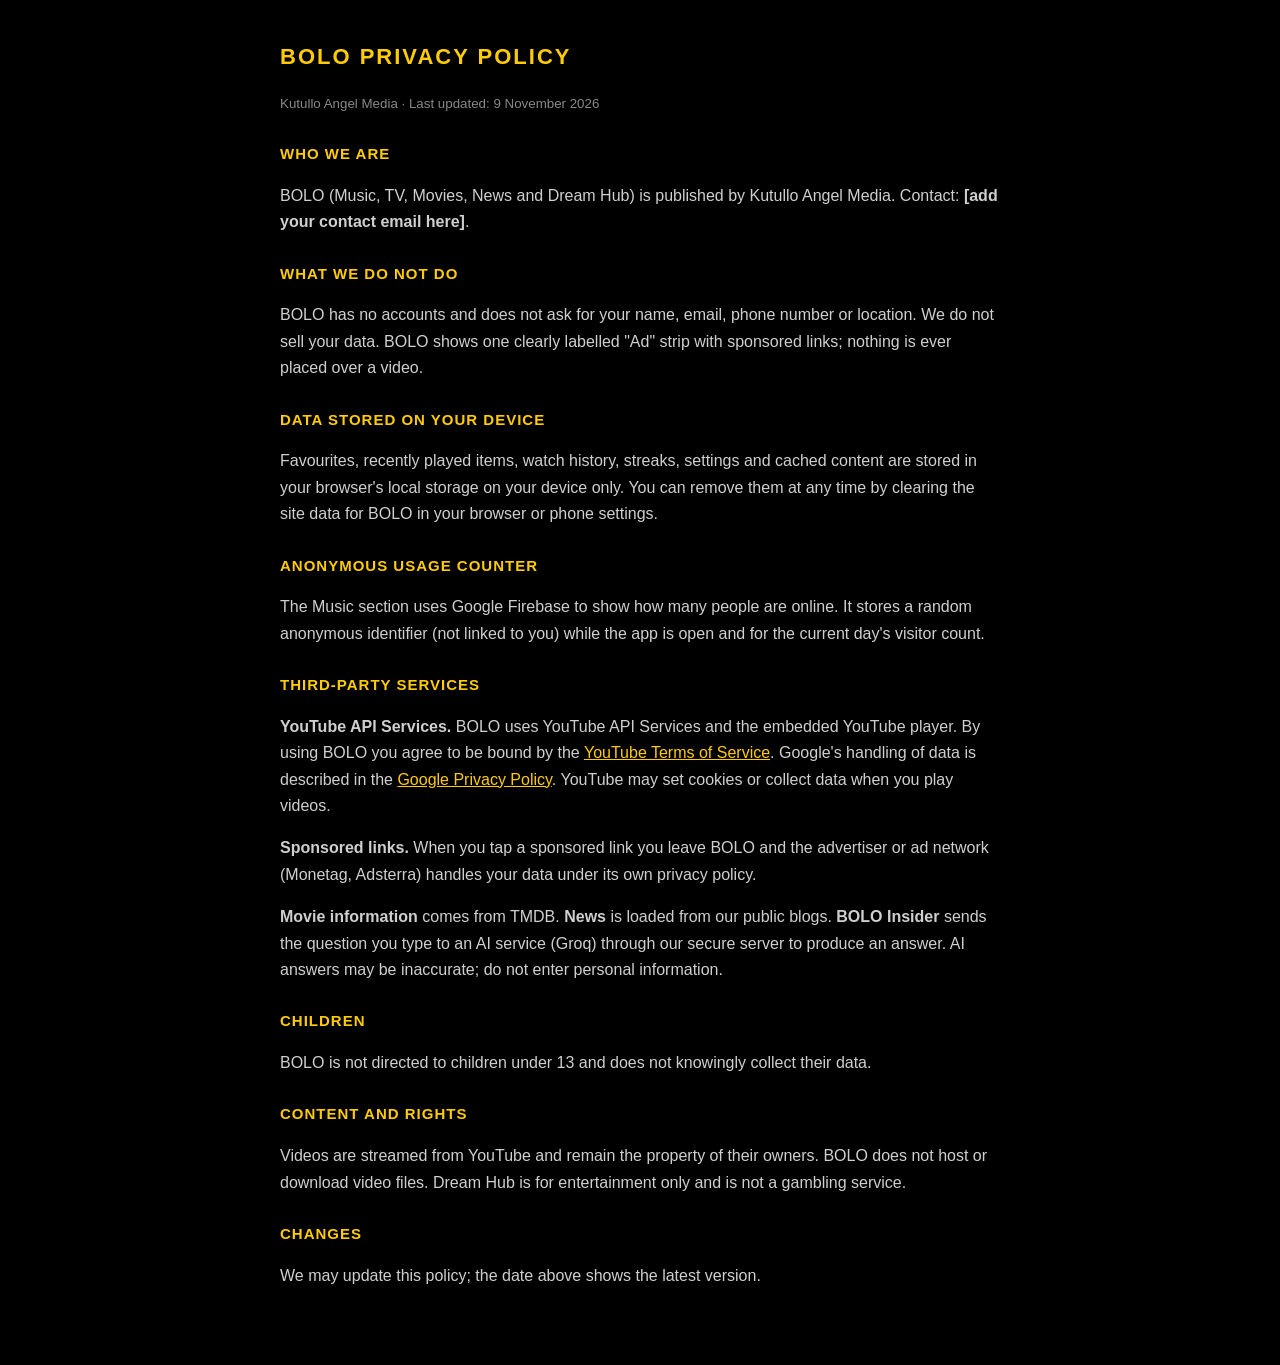
<file: privacy.html>
<!doctype html><html lang="en"><head><meta charset="utf-8"><meta name="viewport" content="width=device-width,initial-scale=1"><title>BOLO – Privacy Policy</title>
<style>body{margin:0;background:#000;color:#cfcfcf;font-family:'Helvetica Neue',Helvetica,Arial,sans-serif;line-height:1.65;padding:24px 18px 60px}main{max-width:720px;margin:0 auto}h1{color:#ffcc00;letter-spacing:2px;text-transform:uppercase;font-size:22px}h2{color:#ffcc00;font-size:15px;margin-top:26px;text-transform:uppercase;letter-spacing:1px}a{color:#ffcc00}small{color:#888}</style></head>
<body><main>
<h1>BOLO Privacy Policy</h1><small>Kutullo Angel Media · Last updated: 9 November 2026</small>
<h2>Who we are</h2><p>BOLO (Music, TV, Movies, News and Dream Hub) is published by Kutullo Angel Media. Contact: <b>[add your contact email here]</b>.</p>
<h2>What we do not do</h2><p>BOLO has no accounts and does not ask for your name, email, phone number or location. We do not sell your data. BOLO shows one clearly labelled "Ad" strip with sponsored links; nothing is ever placed over a video.</p>
<h2>Data stored on your device</h2><p>Favourites, recently played items, watch history, streaks, settings and cached content are stored in your browser's local storage on your device only. You can remove them at any time by clearing the site data for BOLO in your browser or phone settings.</p>
<h2>Anonymous usage counter</h2><p>The Music section uses Google Firebase to show how many people are online. It stores a random anonymous identifier (not linked to you) while the app is open and for the current day's visitor count.</p>
<h2>Third-party services</h2>
<p><b>YouTube API Services.</b> BOLO uses YouTube API Services and the embedded YouTube player. By using BOLO you agree to be bound by the <a href="https://www.youtube.com/t/terms" target="_blank" rel="noopener">YouTube Terms of Service</a>. Google's handling of data is described in the <a href="https://policies.google.com/privacy" target="_blank" rel="noopener">Google Privacy Policy</a>. YouTube may set cookies or collect data when you play videos.</p>
<p><b>Sponsored links.</b> When you tap a sponsored link you leave BOLO and the advertiser or ad network (Monetag, Adsterra) handles your data under its own privacy policy.</p>
<p><b>Movie information</b> comes from TMDB. <b>News</b> is loaded from our public blogs. <b>BOLO Insider</b> sends the question you type to an AI service (Groq) through our secure server to produce an answer. AI answers may be inaccurate; do not enter personal information.</p>
<h2>Children</h2><p>BOLO is not directed to children under 13 and does not knowingly collect their data.</p>
<h2>Content and rights</h2><p>Videos are streamed from YouTube and remain the property of their owners. BOLO does not host or download video files. Dream Hub is for entertainment only and is not a gambling service.</p>
<h2>Changes</h2><p>We may update this policy; the date above shows the latest version.</p>
</main></body></html>
</file>
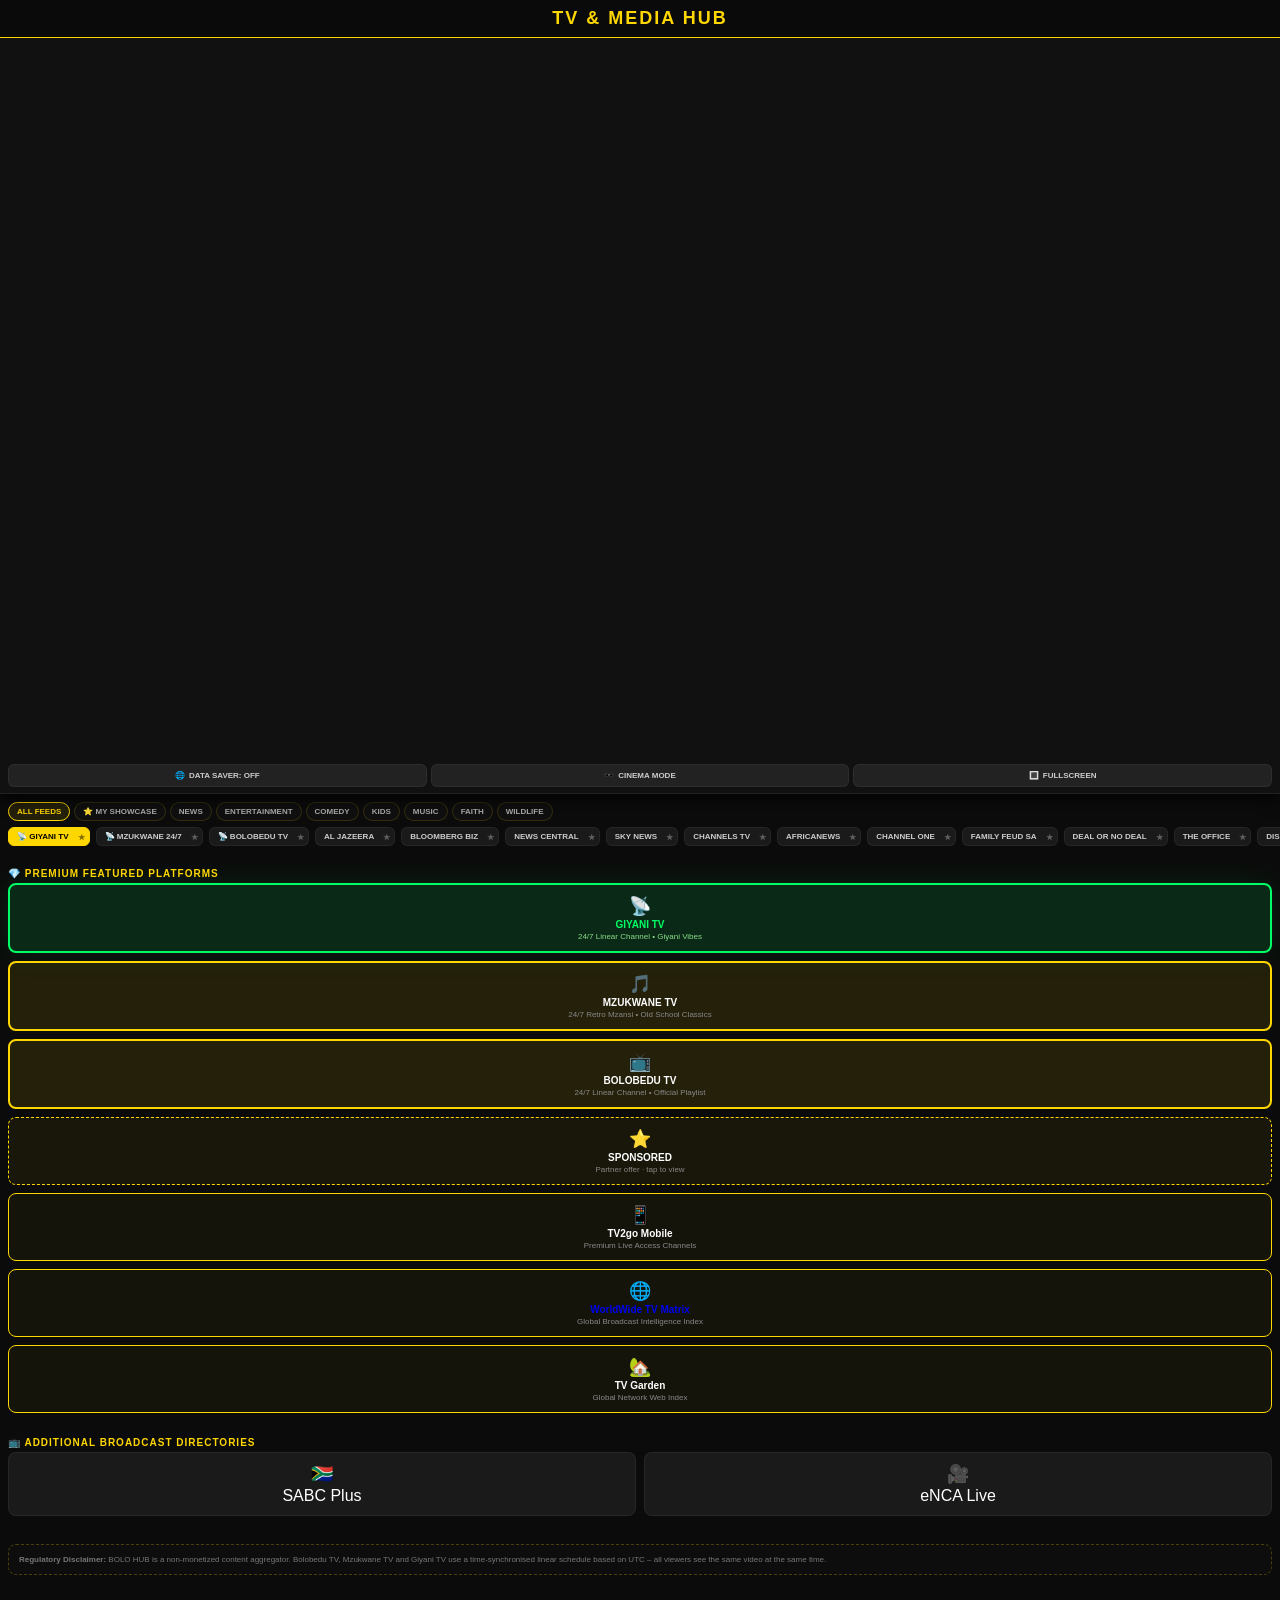
<file: tv.html>
<!DOCTYPE html>
<html lang="en">
<head>
<script src="config.js"></script>
  <meta charset="UTF-8">
  <meta name="viewport" content="width=device-width, initial-scale=1, user-scalable=yes, viewport-fit=cover">
  <title>BOLO HUB | Giyani TV + Mzukwane TV + Bolobedu TV</title>
  <!-- Sponsor zone (kept for support, no pop-ups) -->
  
  <style>
    /* === all styles from original, kept intact === */
    :root{--gold:#FFD700;--bg:#0b0b0b;--card-bg:#1a1a1a;--glass:rgba(255,255,255,.05);--accent:#ffae00;--giyani-green:#00ff66}
    *{box-sizing:border-box}
    body{margin:0;background:var(--bg);color:#fff;font-family:'Segoe UI',Roboto,'Helvetica Neue',sans-serif;padding-bottom:80px;overflow-x:hidden}
    body.theater-mode-active{background:#020202}
    body.theater-mode-active .header,body.theater-mode-active .genre-nav-bar,body.theater-mode-active .premium-shelf,body.theater-mode-active .grid,body.theater-mode-active .hub-disclaimer{opacity:.15;pointer-events:none;transition:opacity .4s}
    
    .header{position:sticky;top:0;z-index:1000;text-align:center;padding:8px 10px;background:rgba(11,11,11,.95);backdrop-filter:blur(10px);border-bottom:1px solid var(--gold)}
    h1{margin:0;font-size:clamp(14px,3.5vw,18px);color:var(--gold);letter-spacing:2px;text-transform:uppercase;font-weight:900}
    
    .video-wrapper:fullscreen,.video-wrapper:-webkit-full-screen{position:fixed!important;top:0!important;left:0!important;width:100vw!important;height:100vh!important;margin:0!important;background:#000;display:flex;flex-direction:column;justify-content:center}
    .video-wrapper:fullscreen .video-container,.video-wrapper:-webkit-full-screen .video-container{flex:1;padding-bottom:0;height:auto}
    .video-wrapper{width:100%;background:#000;margin-top:0;margin-bottom:0;position:relative;z-index:999;box-shadow:0 5px 15px rgba(0,0,0,.8)}
    .video-wrapper:fullscreen,.video-wrapper:-webkit-full-screen{margin:0!important;position:fixed!important;top:0!important;left:0!important}
    .video-container{position:relative;width:100%;padding-bottom:56.25%;height:0;background:#111;overflow:hidden}
    #main-player{position:absolute;top:0;left:0;width:100%;height:100%;border:0}
    .player-shield{position:absolute;top:0;left:0;width:100%;height:100%;z-index:10;background:0 0;cursor:default}
    .video-background-blocker{position:absolute;top:0;left:0;width:100%;height:100%;background:#000;z-index:8;opacity:0;visibility:hidden;transition:opacity .4s;pointer-events:none}
    .video-background-blocker.blocker-active{opacity:1;visibility:visible}
    .corner-logo{position:absolute;top:0;right:0;width:50px;height:50px;z-index:14;background:0 0;border:2px solid var(--gold);border-radius:8px;padding:0;pointer-events:none;opacity:0;visibility:hidden;transition:opacity .2s;box-shadow:0 0 8px rgba(255,215,0,.3)}
    .corner-logo img{width:100%;height:100%;object-fit:contain;display:block;border-radius:6px}
    .corner-logo.visible-for-bolobedu{opacity:1;visibility:visible}
    .app-video-loader{position:absolute;top:0;left:0;width:100%;height:100%;background:rgba(0,0,0,.2);z-index:11;display:flex;flex-direction:column;justify-content:center;align-items:center;pointer-events:none;opacity:1;transition:opacity .4s}
    .app-video-loader.hide-loader{opacity:0;pointer-events:none}
    .cinematic-plate{text-align:center;padding:12px 20px;background:rgba(8,8,12,.82);backdrop-filter:blur(14px);border-radius:12px;max-width:85%;width:320px;border:1px solid rgba(212,175,55,.3);position:relative}
    .cinematic-plate::before{content:'';position:absolute;inset:0;border:1px solid rgba(212,175,55,.5);border-radius:12px;animation:platePulse 2.4s infinite alternate;pointer-events:none}
    .cinema-brand-title{color:#f5e7c8;font-size:15px;letter-spacing:2.5px;margin:0 0 4px;text-transform:uppercase}
    .broadcast-ticker{color:#d4af37;font-size:9px;letter-spacing:1.8px;display:flex;align-items:center;gap:6px;justify-content:center}
    .broadcast-dot{width:5px;height:5px;background:#e5b83c;border-radius:50%;animation:beaconBlink .9s infinite alternate}
    @keyframes platePulse{0%{border-color:rgba(212,175,55,.3);box-shadow:0 0 4px rgba(212,175,55,.05)}to{border-color:rgba(212,175,55,.75);box-shadow:0 0 18px rgba(212,175,55,.25)}}
    @keyframes beaconBlink{0%{opacity:.35;transform:scale(.9)}to{opacity:1;transform:scale(1.2)}}
    .custom-controls{position:absolute;bottom:0;left:0;width:100%;background:linear-gradient(to top,rgba(0,0,0,1) 0,rgba(0,0,0,.85) 80%,transparent);backdrop-filter:blur(15px);display:flex;justify-content:center;padding:10px;z-index:12;transition:transform .4s,opacity .4s;opacity:1;transform:translateY(0);pointer-events:auto}
    .custom-controls.hide-controls{transform:translateY(100%)!important;opacity:0!important;pointer-events:none!important}
    .control-btn{background:0;border:0;fill:#fff;cursor:pointer;transition:.2s;padding:0}
    .control-btn.play-btn{width:36px;height:36px;fill:#000;background:var(--gold);border-radius:50%;padding:8px;filter:drop-shadow(0 0 6px rgba(255,215,0,.5))}
    .control-btn:hover{transform:scale(1.1);fill:var(--gold)}
    .control-btn svg{width:100%;height:100%;display:block}

    .live-ticker{width:100%;background:#101015;border-top:2px solid var(--gold);border-bottom:1px solid #1a1a24;height:36px;overflow:hidden;font-size:11px;font-weight:700;letter-spacing:1px;color:#fff;text-transform:uppercase;font-family:'Segoe UI',Roboto,sans-serif;pointer-events:none;transition:all .3s;display:none;box-shadow:0 -4px 20px rgba(0,0,0,.6);position:relative}
    .live-ticker.visible-for-bolobedu{display:flex;align-items:stretch}
    .ticker-badge{background:#e11d48;color:#fff;display:flex;align-items:center;gap:6px;padding:0 14px;font-weight:900;letter-spacing:1.5px;position:relative;z-index:5;box-shadow:4px 0 10px rgba(0,0,0,0.4);flex-shrink:0}
    .ticker-badge-dot{width:6px;height:6px;background:#fff;border-radius:50%;animation:beaconBlink .8s infinite alternate}
    .ticker-wrap{flex:1;overflow:hidden;display:flex;align-items:center;position:relative}
    .ticker-content{display:inline-block;white-space:nowrap;padding-left:20px;animation:scrollTicker 32s linear infinite;line-height:36px}
    .ticker-logo{display:inline-block;width:18px;height:18px;vertical-align:middle;margin:-2px 8px 0;border-radius:50%;border:1px solid var(--gold);overflow:hidden;background:#000;box-shadow:0 0 6px rgba(255,215,0,.4)}
    .ticker-logo img{width:100%;height:100%;object-fit:cover;display:block}
    .ticker-divider{color:var(--gold);margin:0 12px;font-weight:400}
    @keyframes scrollTicker{0%{transform:translate3d(0,0,0)}to{transform:translate3d(-100%,0,0)}}

    .status-bar{padding:6px 8px;background:#111;border-bottom:1px solid #222;display:flex;flex-direction:column;gap:4px}
    .status-controls{display:grid;grid-template-columns:repeat(3,1fr);gap:4px;width:100%}
    .status-controls button{padding:6px 4px;font-size:8px;font-weight:700;border-radius:6px;cursor:pointer;text-transform:uppercase;display:flex;align-items:center;justify-content:center;gap:4px;background:#222;border:1px solid var(--glass);color:#ccc;transition:.2s;touch-action:manipulation}
    .fs-toggle-btn{border-color:var(--gold);color:var(--gold)}
    .ds-toggle-btn{border-color:#00ff66;color:#00ff66}
    .ds-toggle-btn.ds-on{background:#00ff66;color:#000}
    .tm-toggle-btn{border-color:#00bcff;color:#00bcff}
    .tm-toggle-btn.tm-on{background:#00bcff;color:#000}
    .status-controls button:active{transform:scale(.97)}

    .timer-zone{display:flex;align-items:center;justify-content:space-between;background:#1a1a1a;border-radius:8px;padding:6px 12px;margin:4px 0 0;border:1px solid rgba(255,215,0,.15)}
    .timer-zone .time-display{font-size:13px;font-weight:800;color:var(--gold);letter-spacing:1px}
    .timer-zone .ad-btn{background:var(--gold);color:#000;border:none;padding:5px 14px;border-radius:20px;font-weight:700;font-size:9px;text-transform:uppercase;cursor:pointer;transition:.2s;box-shadow:0 0 15px rgba(255,215,0,.15)}
    .timer-zone .ad-btn:active{transform:scale(.95)}
    .timer-zone .ad-btn:disabled{opacity:0.5;cursor:not-allowed;transform:none}
    .timer-zone .ad-label{font-size:8px;color:#888;font-weight:300}

    .genre-nav-bar{display:flex;overflow-x:auto;gap:4px;padding:8px 8px 2px;scrollbar-width:none;-webkit-overflow-scrolling:touch}
    .genre-nav-bar::-webkit-scrollbar{display:none}
    .genre-filter-btn{flex:0 0 auto;background:rgba(255,255,255,.02);border:1px solid rgba(255,215,0,.15);color:#aaa;padding:4px 8px;border-radius:20px;cursor:pointer;font-size:8px;font-weight:700;text-transform:uppercase;transition:.2s;touch-action:manipulation;white-space:nowrap}
    .genre-filter-btn.active{background:rgba(255,215,0,.1);border-color:var(--gold);color:var(--gold)}

    .channel-bar{display:flex;overflow-x:auto;gap:6px;padding:4px 8px 10px;scrollbar-width:none;-webkit-overflow-scrolling:touch}
    .channel-bar::-webkit-scrollbar{display:none}
    .chan-btn{position:relative;flex:0 0 auto;background:var(--card-bg);border:1px solid var(--glass);color:#ccc;padding:4px 20px 4px 8px;border-radius:6px;cursor:pointer;font-size:8px;font-weight:700;text-transform:uppercase;transition:.3s;display:none;touch-action:manipulation;white-space:nowrap}
    .chan-btn.active{background:var(--gold);color:#000;border-color:var(--gold)}
    .chan-btn.visible-channel{display:block}
    .fav-star{position:absolute;right:4px;top:50%;transform:translateY(-50%);font-size:8px;color:rgba(255,255,255,.3)}
    .chan-btn.active .fav-star{color:rgba(0,0,0,.5)}
    .chan-btn.is-favorite .fav-star{color:var(--accent)!important}

    .section-title{padding:12px 8px 4px;font-size:10px;font-weight:700;color:var(--gold);text-transform:uppercase;letter-spacing:1px}
    .grid{display:grid;grid-template-columns:repeat(2,1fr);gap:8px;padding:0 8px 12px}
    .card{background:var(--card-bg);border-radius:8px;padding:10px 4px;text-align:center;border:1px solid var(--glass);cursor:pointer;transition:transform .1s;touch-action:manipulation}
    .card:active{transform:scale(.97)}
    .card span{font-size:18px;display:inline-block;margin-bottom:2px}
    .card .card-title{font-size:10px;font-weight:700;margin:0}
    .card .card-sub{font-size:8px;color:#888;margin-top:2px}
    .card-anchor{text-decoration:none;display:block}
    .card-anchor .card{border:1px solid var(--gold);background:rgba(255,215,0,.04)}

    #status-bar{position:fixed;bottom:20px;left:50%;transform:translateX(-50%);background:var(--gold);color:#000;padding:6px 14px;border-radius:30px;font-size:10px;font-weight:700;display:none;z-index:1000;white-space:nowrap}

    .hub-disclaimer{margin:16px 8px;padding:10px;background:rgba(15,15,15,.6);border:1px dashed rgba(255,215,0,.25);border-radius:8px;font-size:8px;color:#777;text-align:justify}

    .next-banner{position:absolute;bottom:60px;right:10px;background:rgba(0,0,0,.9);backdrop-filter:blur(8px);border-left:4px solid var(--gold);padding:6px 12px;border-radius:6px;font-size:10px;font-weight:700;color:#fff;z-index:15;transition:opacity .3s;pointer-events:none;max-width:80%;white-space:nowrap;overflow:hidden;text-overflow:ellipsis;box-shadow:0 0 12px rgba(0,0,0,.5);font-family:'Segoe UI',system-ui,sans-serif;opacity:0;visibility:hidden}
    .next-banner span{color:var(--gold);margin-right:6px;font-weight:900}

    /* Giyani TV custom brand loader styles - stylish green theme */
    .brand-loader.giyani-loader {
      background: radial-gradient(circle at 50% 50%, #0d2a1a 0%, #051a0d 60%, #000 100%) !important;
    }
    .brand-loader.giyani-loader::before {
      background-image: radial-gradient(rgba(0,255,100,.05) 2px, transparent 40px),
                       linear-gradient(45deg, transparent 48%, rgba(0,255,100,.03) 50%, transparent 52%) !important;
    }
    .brand-loader.giyani-loader .broadcast-visual-rings {
      border-color: rgba(0,255,100,.08) !important;
      animation: ringExpandGreen 4s infinite linear;
    }
    .brand-loader.giyani-loader .broadcast-visual-rings::before {
      border-color: rgba(0,255,100,.05) !important;
    }
    .brand-loader.giyani-loader .linear-station-bar::after {
      background: linear-gradient(90deg, transparent, #00ff66, transparent) !important;
    }
    .brand-loader.giyani-loader .loader-text {
      color: #00ff66 !important;
      text-shadow: 0 0 20px rgba(0,255,100,.6) !important;
      animation: textGlowGreen 1.5s infinite alternate;
    }
    .brand-loader.giyani-loader .brand-logo {
      animation: professionalPulseGreen 3s ease-in-out infinite;
      border-radius: 16px;
      box-shadow: 0 0 40px rgba(0,255,100,.15), 0 0 80px rgba(0,255,100,.05);
    }

    @keyframes ringExpandGreen {
      0% { transform: scale(.5); opacity: 0; }
      50% { opacity: .6; }
      100% { transform: scale(1.4); opacity: 0; }
    }
    @keyframes textGlowGreen {
      0% { opacity: .7; letter-spacing: 3px; text-shadow: 0 0 10px rgba(0,255,100,.2); }
      100% { opacity: 1; letter-spacing: 4px; text-shadow: 0 0 30px rgba(0,255,100,.6), 0 0 60px rgba(0,255,100,.2); }
    }
    @keyframes professionalPulseGreen {
      0% { transform: scale(1); filter: drop-shadow(0 0 10px rgba(0,255,100,.2)); }
      50% { transform: scale(1.04); filter: drop-shadow(0 0 30px rgba(0,255,100,.5)); }
      100% { transform: scale(1); filter: drop-shadow(0 0 10px rgba(0,255,100,.2)); }
    }

    .brand-loader{position:absolute;top:0;left:0;width:100%;height:100%;background:radial-gradient(circle at 50% 50%,#151324 0%,#07060d 70%,#000 100%);z-index:20;display:flex;flex-direction:column;justify-content:center;align-items:center;opacity:0;visibility:hidden;transition:opacity .25s;pointer-events:none;overflow:hidden}
    .brand-loader::before{content:'';position:absolute;width:200%;height:200%;background-image:radial-gradient(rgba(255,215,0,.03) 2px,transparent 40px),linear-gradient(45deg,transparent 48%,rgba(255,215,0,.02) 50%,transparent 52%);background-size:30px 30px,300px 300px;animation:tvStudioMotion 25s linear infinite;z-index:1}
    .broadcast-visual-rings{position:absolute;width:450px;height:450px;border:1px solid rgba(255,215,0,.06);border-radius:50%;z-index:2;animation:ringExpand 4s infinite linear}
    .broadcast-visual-rings::before{content:'';position:absolute;inset:30px;border:1px dashed rgba(255,215,0,.04);border-radius:50%;animation:spinCounter 12s infinite linear}
    .brand-logo-container{position:relative;z-index:3;display:flex;flex-direction:column;align-items:center;justify-content:center}
    .brand-logo{max-width:140px;max-height:140px;object-fit:contain;animation:professionalPulse 3s ease-in-out infinite}
    .linear-station-bar{width:160px;height:2px;background:rgba(255,255,255,.08);margin-top:20px;border-radius:2px;overflow:hidden;position:relative}
    .linear-station-bar::after{content:'';position:absolute;left:-100%;width:100%;height:100%;background:linear-gradient(90deg,transparent,var(--gold),transparent);animation:sweepStream 1.8s infinite ease-in-out}
    .loader-text{margin-top:15px;font-size:10px;letter-spacing:3px;color:#fff;font-weight:700;text-transform:uppercase;text-shadow:0 0 10px rgba(255,215,0,.4);animation:textGlow 1.5s infinite alternate}
    @keyframes tvStudioMotion{0%{transform:translate(0,0) rotate(0)}to{transform:translate(-50px,-50px) rotate(360deg)}}
    @keyframes ringExpand{0%{transform:scale(.6);opacity:0}50%{opacity:1}to{transform:scale(1.3);opacity:0}}
    @keyframes spinCounter{0%{transform:rotate(360deg)}to{transform:rotate(0)}}
    @keyframes professionalPulse{0%{transform:scale(1);filter:drop-shadow(0 0 10px rgba(255,215,0,.2))}50%{transform:scale(1.03);filter:drop-shadow(0 0 25px rgba(255,215,0,.5))}to{transform:scale(1);filter:drop-shadow(0 0 10px rgba(255,215,0,.2))}}
    @keyframes sweepStream{0%{left:-100%}to{left:100%}}
    @keyframes textGlow{0%{opacity:.7;letter-spacing:3px}to{opacity:1;letter-spacing:3.5px}}

    .credits-overlay{position:absolute;top:0;left:0;width:100%;height:100%;background:linear-gradient(to top,#000 0,#0a0a0a 50%,#000 100%);z-index:18;opacity:0;visibility:hidden;transition:opacity .6s;pointer-events:none;display:flex;flex-direction:column;justify-content:flex-start;align-items:center;overflow:hidden;padding-top:15px}
    .credits-overlay.show-credits{opacity:1;visibility:visible}
    .credits-scroll-container{width:90%;text-align:center;transform:translateY(100px);animation:scrollCreditsUp 9.5s linear forwards}
    .sister-company-title{font-size:10px;color:#888;text-transform:uppercase;letter-spacing:2px;margin-bottom:2px;font-weight:600}
    .sister-company-name{font-size:13px;color:var(--gold);text-transform:uppercase;letter-spacing:3px;font-weight:900;margin-bottom:15px;text-shadow:0 0 8px rgba(255,215,0,.3)}
    .credits-divider{width:30px;height:1px;background:rgba(255,215,0,.4);margin:0 auto 10px}
    .credit-row{margin-bottom:8px;display:flex;flex-direction:column;gap:2px}
    .credit-role{font-size:8px;color:#777;text-transform:uppercase;letter-spacing:1.5px;font-weight:700}
    .credit-name{font-size:10px;color:#eee;letter-spacing:1px;font-weight:500}
    @keyframes scrollCreditsUp{0%{transform:translateY(80px)}to{transform:translateY(-40px)}}

    /* ===== BOTTOM BANNER AD ===== */
    .bottom-banner {
      position: fixed;
      bottom: 0;
      left: 0;
      width: 100%;
      z-index: 30000;
      background: linear-gradient(180deg, rgba(0,0,0,0.92), #0a0a0a);
      border-top: 2px solid #ffcc00;
      padding: 6px 10px 8px;
      display: flex;
      align-items: center;
      justify-content: space-between;
      gap: 8px;
      box-shadow: 0 -8px 30px rgba(0,0,0,0.8);
      backdrop-filter: blur(12px);
      transition: transform 0.3s ease;
    }
    .bottom-banner.hidden { transform: translateY(100%); }
    .bottom-banner .banner-content {
      display: flex;
      align-items: center;
      gap: 10px;
      flex: 1;
      min-width: 0;
      cursor: pointer;
    }
    .bottom-banner .banner-icon { font-size: 24px; flex-shrink: 0; animation: pulseIcon 2s infinite; }
    @keyframes pulseIcon { 0%,100%{transform:scale(1)}50%{transform:scale(1.1)} }
    .bottom-banner .banner-text { flex:1; min-width:0; }
    .bottom-banner .banner-text .title {
      font-size: 11px; font-weight: 800; color: #ffcc00; letter-spacing: 0.3px;
      white-space: nowrap; overflow: hidden; text-overflow: ellipsis;
    }
    .bottom-banner .banner-text .desc {
      font-size: 9px; color: #999; white-space: nowrap; overflow: hidden; text-overflow: ellipsis;
    }
    .bottom-banner .banner-cta {
      background: linear-gradient(135deg, #ffcc00, #f5a623);
      color: #000; border: 0; padding: 6px 16px; border-radius: 30px;
      font-weight: 800; font-size: 10px; text-transform: uppercase;
      cursor: pointer; flex-shrink: 0; transition: all 0.2s; letter-spacing: 0.5px;
      touch-action: manipulation;
    }
    .bottom-banner .banner-cta:active { transform: scale(0.94); }
    .bottom-banner .banner-close {
      background: none; border: 0; color: #666; font-size: 16px; cursor: pointer;
      padding: 0 4px; flex-shrink: 0; transition: color 0.2s;
    }
    .bottom-banner .banner-close:hover { color: #fff; }
    @media (max-width: 480px) {
      .bottom-banner .banner-icon { font-size: 18px; }
      .bottom-banner .banner-text .title { font-size: 9px; }
      .bottom-banner .banner-text .desc { font-size: 7px; }
      .bottom-banner .banner-cta { font-size: 8px; padding: 4px 10px; }
    }

    @media(max-width:480px){.video-wrapper{margin-top:0}.corner-logo{width:40px;height:40px}.brand-logo{max-width:100px;max-height:100px}.broadcast-visual-rings{width:300px;height:300px}.broadcast-visual-rings::before{inset:20px}.status-controls button{font-size:7px;padding:4px 2px}.chan-btn{font-size:7px;padding:3px 16px 3px 6px}.grid{grid-template-columns:1fr 1fr;gap:6px}.card{padding:8px 2px}.card span{font-size:16px}.card .card-title{font-size:9px}.genre-filter-btn{font-size:7px;padding:3px 6px}.status-bar{padding:4px 6px}.live-ticker{height:32px;font-size:9px}.ticker-badge{padding:0 10px;font-size:9px;gap:4px}.ticker-content{line-height:32px}.ticker-logo{width:14px;height:14px;margin:-2px 6px 0}.next-banner{bottom:50px;font-size:8px;padding:4px 8px;max-width:90%}.cinematic-plate{width:90%;padding:10px 14px}.cinema-brand-title{font-size:13px}.broadcast-ticker{font-size:8px}}
  </style>
<style>/* policy-safe layout: nothing overlays the YouTube player */
.player-shield,.video-background-blocker,.corner-logo,.app-video-loader,.next-banner,.brand-loader,.credits-overlay,.custom-controls,.bottom-banner,.timer-zone{display:none!important}
.live-ticker{opacity:1!important;visibility:visible!important}
</style>
</head>
<body>

<div class="header"><h1>TV & MEDIA HUB</h1></div>

<div class="video-wrapper" id="fullscreen-target">
  <div class="video-container">
    <div id="main-player"></div>
    
    <div id="videoBackgroundBlocker" class="video-background-blocker"></div>
    <div id="cornerLogo" class="corner-logo">
      <img src="https://blogger.googleusercontent.com/img/b/R29vZ2xl/AVvXsEjL4eOM9RtNpOv1gE_yX9T9y2h7jWSOxoCu-XZ0V8et2lWYwtFjMI2Gl_eIUp4WO82JbSttoMO56_-KzA0tfYzfY_p7AbQIwijISzVtA8b085fc4n4enwjiHEM3peSshrA2IVB1TRXN7ojEG5rjuFz6Wnydxy1Qw2YKCTMhPaSDOyHtG-ryQj-tluFCAGDf/s516/65816.jpg" alt="Giyani TV Logo" loading="lazy">
    </div>
    <div class="app-video-loader" id="appVideoLoader">
      <div class="cinematic-plate">
        <h2 class="cinema-brand-title">BOLO LIVE TV</h2>
        <div class="broadcast-ticker">
          <span class="broadcast-dot"></span>
          <span id="loaderStatusText">LINEAR BROADCAST</span>
        </div>
      </div>
    </div>
    <div id="nextBanner" class="next-banner">
      <span>📺 NEXT ON BOLO TV</span> <span id="nextTitle">Loading...</span>
    </div>

    <div id="brandLoader" class="brand-loader">
      <div class="broadcast-visual-rings"></div>
      <div class="brand-logo-container">
        <img class="brand-logo" id="brandLogoImg" src="https://blogger.googleusercontent.com/img/b/R29vZ2xl/AVvXsEjL4eOM9RtNpOv1gE_yX9T9y2h7jWSOxoCu-XZ0V8et2lWYwtFjMI2Gl_eIUp4WO82JbSttoMO56_-KzA0tfYzfY_p7AbQIwijISzVtA8b085fc4n4enwjiHEM3peSshrA2IVB1TRXN7ojEG5rjuFz6Wnydxy1Qw2YKCTMhPaSDOyHtG-ryQj-tluFCAGDf/s516/65816.jpg" alt="Channel Logo" loading="lazy" onerror="this.style.display='none';document.querySelector('.loader-text').innerText='CHANNEL';">
        <div class="loader-text" id="brandLoaderText">GIYANI TV NETWORK</div>
        <div class="linear-station-bar"></div>
      </div>
    </div>

    <div id="creditsOverlay" class="credits-overlay">
      <div class="credits-scroll-container">
        <div class="sister-company-title">In Association With</div>
        <div class="sister-company-name">Kutullo Angel Media</div>
        <div class="credits-divider"></div>
        <div class="credit-row"><div class="credit-role">Executive Producer</div><div class="credit-name">K. Mathibela</div></div>
        <div class="credit-row"><div class="credit-role">Director of Broadcasting</div><div class="credit-name">Thabo Mokoena</div></div>
        <div class="credit-row"><div class="credit-role">Lead Editor & Graphics</div><div class="credit-name">Lerato Ndlovu</div></div>
        <div class="credit-row"><div class="credit-role">Technical Operations</div><div class="credit-name">Sipho Sithole</div></div>
        <div class="credit-row"><div class="credit-role">Content Coordinator</div><div class="credit-name">Mbali Khumalo</div></div>
      </div>
    </div>

    <div class="custom-controls" id="customControls">
      <button class="control-btn play-btn" onclick="togglePlayPause()" id="playPauseBtn">
        <svg viewBox="0 0 24 24"><path d="M6 19h4V5H6v14zm8-14v14h4V5h-4z"></path></svg>
      </button>
    </div>
  </div>

  <div class="live-ticker" id="liveTicker">
    <div class="ticker-badge"><span class="ticker-badge-dot"></span>NOW ON</div>
    <div class="ticker-wrap">
      <div class="ticker-content" id="tickerText">
        <span class="ticker-logo"><img src="https://blogger.googleusercontent.com/img/b/R29vZ2xl/AVvXsEjL4eOM9RtNpOv1gE_yX9T9y2h7jWSOxoCu-XZ0V8et2lWYwtFjMI2Gl_eIUp4WO82JbSttoMO56_-KzA0tfYzfY_p7AbQIwijISzVtA8b085fc4n4enwjiHEM3peSshrA2IVB1TRXN7ojEG5rjuFz6Wnydxy1Qw2YKCTMhPaSDOyHtG-ryQj-tluFCAGDf/s516/65816.jpg" alt="" loading="lazy"></span>
        GIYANI TV <span class="ticker-divider">•</span> 24/7 LINEAR NETWORK <span class="ticker-divider">•</span> STAY TUNED <span class="ticker-divider">•</span>
      </div>
    </div>
  </div>

  <div class="status-bar">
    <div class="status-controls">
      <button class="ds-toggle-btn" id="ds-button" onclick="toggleDataSaver()"><span>🌐</span> DATA SAVER: OFF</button>
      <button class="tm-toggle-btn" id="tm-button" onclick="toggleTheaterMode()"><span>🕶️</span> CINEMA MODE</button>
      <button class="fs-toggle-btn" onclick="toggleFullscreen()"><span>🔳</span> FULLSCREEN</button>
    </div>
    <div class="timer-zone">
      <span class="time-display" id="sessionTimerDisplay">⏳ 10:00</span>
      <span style="font-size:8px;color:#888;font-weight:300;">remaining</span>
      <button class="ad-btn" id="adWatchBtn" onclick="watchAdsForTime()">🎬 WATCH 3 ADS +1HR</button>
    </div>
  </div>
</div>

<div class="genre-nav-bar">
  <button class="genre-filter-btn active" onclick="filterGenre('all', this)">ALL FEEDS</button>
  <button class="genre-filter-btn" id="fav-filter-tab" onclick="filterGenre('favorites', this)">⭐ MY SHOWCASE</button>
  <button class="genre-filter-btn" onclick="filterGenre('news', this)">NEWS</button>
  <button class="genre-filter-btn" onclick="filterGenre('entertainment', this)">ENTERTAINMENT</button>
  <button class="genre-filter-btn" onclick="filterGenre('comedy', this)">COMEDY</button>
  <button class="genre-filter-btn" onclick="filterGenre('kids', this)">KIDS</button>
  <button class="genre-filter-btn" onclick="filterGenre('music', this)">MUSIC</button>
  <button class="genre-filter-btn" onclick="filterGenre('faith', this)">FAITH</button>
  <button class="genre-filter-btn" onclick="filterGenre('wildlife', this)">WILDLIFE</button>
</div>

<div class="channel-bar" id="channelBarContainer">
  <!-- THREE LINEAR CHANNELS: Giyani TV, Mzukwane TV, Bolobedu TV -->
  <div class="chan-btn active visible-channel" data-id="giyani" data-genre="all" onclick="switchToGiyani()">📡 GIYANI TV <span class="fav-star" onclick="toggleFavorite('giyani', event)">★</span></div>
  <div class="chan-btn visible-channel" data-id="mzukwane" data-genre="all" onclick="switchToMzukwane()">📡 MZUKWANE 24/7 <span class="fav-star" onclick="toggleFavorite('mzukwane', event)">★</span></div>
  <div class="chan-btn visible-channel" data-id="bolobedu" data-genre="all" onclick="switchToBolobedu()">📡 BOLOBEDU TV <span class="fav-star" onclick="toggleFavorite('bolobedu', event)">★</span></div>
  
  <!-- external channels (unchanged) -->
  <div class="chan-btn visible-channel" data-id="gCNeDWCI0vo" data-genre="news" onclick="playExternal('gCNeDWCI0vo', this)">AL JAZEERA <span class="fav-star" onclick="toggleFavorite('gCNeDWCI0vo', event)">★</span></div>
  <div class="chan-btn visible-channel" data-id="iEpJwprxDdk" data-genre="news" onclick="playExternal('iEpJwprxDdk', this)">BLOOMBERG BIZ <span class="fav-star" onclick="toggleFavorite('iEpJwprxDdk', event)">★</span></div>
  <div class="chan-btn visible-channel" data-id="kkaNEkKWf08" data-genre="news" onclick="playExternal('kkaNEkKWf08', this)">NEWS CENTRAL <span class="fav-star" onclick="toggleFavorite('kkaNEkKWf08', event)">★</span></div>
  <div class="chan-btn visible-channel" data-id="YDvsBbKfLPA" data-genre="news" onclick="playExternal('YDvsBbKfLPA', this)">SKY NEWS <span class="fav-star" onclick="toggleFavorite('YDvsBbKfLPA', event)">★</span></div>
  <div class="chan-btn visible-channel" data-id="W8nThq62Vb4" data-genre="news" onclick="playExternal('W8nThq62Vb4', this)">CHANNELS TV <span class="fav-star" onclick="toggleFavorite('W8nThq62Vb4', event)">★</span></div>
  <div class="chan-btn visible-channel" data-id="NQjabLGdP5g" data-genre="news" onclick="playExternal('NQjabLGdP5g', this)">AFRICANEWS <span class="fav-star" onclick="toggleFavorite('NQjabLGdP5g', event)">★</span></div>
  <div class="chan-btn visible-channel" data-id="12ds6A7EflA" data-genre="entertainment" onclick="playExternal('12ds6A7EflA', this)">CHANNEL ONE <span class="fav-star" onclick="toggleFavorite('12ds6A7EflA', event)">★</span></div>
  <div class="chan-btn visible-channel" data-id="iAdKBEwfWQU" data-genre="entertainment" onclick="playExternal('iAdKBEwfWQU', this)">FAMILY FEUD SA <span class="fav-star" onclick="toggleFavorite('iAdKBEwfWQU', event)">★</span></div>
  <div class="chan-btn visible-channel" data-id="qx2M5qnxKj4" data-genre="entertainment" onclick="playExternal('qx2M5qnxKj4', this)">DEAL OR NO DEAL <span class="fav-star" onclick="toggleFavorite('qx2M5qnxKj4', event)">★</span></div>
  <div class="chan-btn visible-channel" data-id="LAp2LBVXDQo" data-genre="entertainment" onclick="playExternal('LAp2LBVXDQo', this)">THE OFFICE <span class="fav-star" onclick="toggleFavorite('LAp2LBVXDQo', event)">★</span></div>
  <div class="chan-btn visible-channel" data-id="s1Ylmj87gXY" data-genre="comedy" onclick="playExternal('s1Ylmj87gXY', this)">DISNEY COMEDY <span class="fav-star" onclick="toggleFavorite('s1Ylmj87gXY', event)">★</span></div>
  <div class="chan-btn visible-channel" data-id="vRCSX42k0og" data-genre="kids" onclick="playExternal('vRCSX42k0og', this)">PBS KIDS <span class="fav-star" onclick="toggleFavorite('vRCSX42k0og', event)">★</span></div>
  <div class="chan-btn visible-channel" data-id="AYyhsqA8a4w" data-genre="kids" onclick="playExternal('AYyhsqA8a4w', this)">PINKFONG <span class="fav-star" onclick="toggleFavorite('AYyhsqA8a4w', event)">★</span></div>
  <div class="chan-btn visible-channel" data-id="F4Tnje7wi-o" data-genre="kids" onclick="playExternal('F4Tnje7wi-o', this)">DISNEY KIDS <span class="fav-star" onclick="toggleFavorite('F4Tnje7wi-o', event)">★</span></div>
  <div class="chan-btn visible-channel" data-id="HwO6nKvxDrY" data-genre="kids" onclick="playExternal('HwO6nKvxDrY', this)">BABY SHARK <span class="fav-star" onclick="toggleFavorite('HwO6nKvxDrY', event)">★</span></div>
  <div class="chan-btn visible-channel" data-id="6a23sxk5_vM" data-genre="kids" onclick="playExternal('6a23sxk5_vM', this)">BOOMERANG <span class="fav-star" onclick="toggleFavorite('6a23sxk5_vM', event)">★</span></div>
  <div class="chan-btn visible-channel" data-id="E2vONfzoyRI" data-genre="music" onclick="playExternal('E2vONfzoyRI', this)">JAZZ LO-FI <span class="fav-star" onclick="toggleFavorite('E2vONfzoyRI', event)">★</span></div>
  <div class="chan-btn visible-channel" data-id="XbSFSVxuu40" data-genre="music" onclick="playExternal('XbSFSVxuu40', this)">CHILLHOP <span class="fav-star" onclick="toggleFavorite('XbSFSVxuu40', event)">★</span></div>
  <div class="chan-btn visible-channel" data-id="Zh1_tKjvOOI" data-genre="music" onclick="playExternal('Zh1_tKjvOOI', this)">DYNAMIC SOUNDS <span class="fav-star" onclick="toggleFavorite('Zh1_tKjvOOI', event)">★</span></div>
  <div class="chan-btn visible-channel" data-id="r7eFY9YYTdE" data-genre="music" onclick="playExternal('r7eFY9YYTdE', this)">DARK CITY <span class="fav-star" onclick="toggleFavorite('r7eFY9YYTdE', event)">★</span></div>
  <div class="chan-btn visible-channel" data-id="36YnV9STBqc" data-genre="music" onclick="playExternal('36YnV9STBqc', this)">THE GOOD LIFE <span class="fav-star" onclick="toggleFavorite('36YnV9STBqc', event)">★</span></div>
  <div class="chan-btn visible-channel" data-id="x-JC7sJJUW8" data-genre="music" onclick="playExternal('x-JC7sJJUW8', this)">RADIO POP <span class="fav-star" onclick="toggleFavorite('x-JC7sJJUW8', event)">★</span></div>
  <div class="chan-btn visible-channel" data-id="puUHK7ahyLo" data-genre="faith" onclick="playExternal('puUHK7ahyLo', this)">VICTORY CHANNEL <span class="fav-star" onclick="toggleFavorite('puUHK7ahyLo', event)">★</span></div>
  <div class="chan-btn visible-channel" data-id="_QqFhkOcljI" data-genre="faith" onclick="playExternal('_QqFhkOcljI', this)">GOSPEL TV <span class="fav-star" onclick="toggleFavorite('_QqFhkOcljI', event)">★</span></div>
  <div class="chan-btn visible-channel" data-id="ydYDqZQpim8" data-genre="wildlife" onclick="playExternal('ydYDqZQpim8', this)">WILDEARTH <span class="fav-star" onclick="toggleFavorite('ydYDqZQpim8', event)">★</span></div>
  <div class="chan-btn visible-channel" data-id="XsOU8JnEpNM" data-genre="wildlife" onclick="playExternal('XsOU8JnEpNM', this)">NATURE STREAM <span class="fav-star" onclick="toggleFavorite('XsOU8JnEpNM', event)">★</span></div>
  <div class="chan-btn visible-channel" data-id="wVd836vHl6s" data-genre="wildlife" onclick="playExternal('wVd836vHl6s', this)">NAT GEO <span class="fav-star" onclick="toggleFavorite('wVd836vHl6s', event)">★</span></div>
  <div class="chan-btn visible-channel" data-id="1LhlXiSc5NY" data-genre="wildlife" onclick="playExternal('1LhlXiSc5NY', this)">BBC EARTH <span class="fav-star" onclick="toggleFavorite('1LhlXiSc5NY', event)">★</span></div>
</div>

<div class="section-title">💎 PREMIUM FEATURED PLATFORMS</div>
<div style="padding:0 8px;">
  <div class="card" style="background:rgba(0,255,100,.12);border:2px solid #00ff66;margin-bottom:8px;box-shadow:0 0 30px rgba(0,255,100,.1);" onclick="switchToGiyani()">
    <span>📡</span><div class="card-title" style="color:#00ff66;">GIYANI TV</div><div class="card-sub" style="color:#88dd88;">24/7 Linear Channel • Giyani Vibes</div>
  </div>
  <div class="card" style="background:rgba(255,215,0,.1);border:2px solid var(--gold);margin-bottom:8px;" onclick="switchToMzukwane()">
    <span>🎵</span><div class="card-title">MZUKWANE TV</div><div class="card-sub">24/7 Retro Mzansi • Old School Classics</div>
  </div>
  <div class="card" style="background:rgba(255,215,0,.1);border:2px solid var(--gold);margin-bottom:8px;" onclick="switchToBolobedu()">
    <span>📺</span><div class="card-title">BOLOBEDU TV</div><div class="card-sub">24/7 Linear Channel • Official Playlist</div>
  </div>
  <div class="card" style="background:rgba(255,215,0,.06);border:1px dashed var(--gold);margin-bottom:8px;" onclick="BoloAds.open()"><span>⭐</span><div class="card-title">SPONSORED</div><div class="card-sub">Partner offer · tap to view</div></div>
  <div class="card" style="background:rgba(255,215,0,.04);border:1px solid var(--gold);margin-bottom:8px;" onclick="safeOpen('https://tv2go.co.za/')">
    <span>📱</span><div class="card-title">TV2go Mobile</div><div class="card-sub">Premium Live Access Channels</div>
  </div>
  <a href="https://tvgarden.world/" target="_blank" class="card-anchor" onclick="safeOpen('https://tvgarden.world/', event)">
    <div class="card" style="background:rgba(255,215,0,.04);border:1px solid var(--gold);margin-bottom:8px;">
      <span>🌐</span><div class="card-title">WorldWide TV Matrix</div><div class="card-sub">Global Broadcast Intelligence Index</div>
    </div>
  </a>
  <div class="card" style="background:rgba(255,215,0,.04);border:1px solid var(--gold);margin-bottom:12px;" onclick="safeOpen('https://tvgarden.com/', event)">
    <span>🏡</span><div class="card-title">TV Garden</div><div class="card-sub">Global Network Web Index</div>
  </div>
</div>

<div class="section-title">📺 ADDITIONAL BROADCAST DIRECTORIES</div>
<div class="grid">
  <div class="card" onclick="safeOpen('https://www.sabcplus.com/')"><span>🇿🇦</span><div>SABC Plus</div></div>
  <div class="card" onclick="safeOpen('https://www.enca.com/live')"><span>🎥</span><div>eNCA Live</div></div>
</div>

<div class="hub-disclaimer">
  <strong>Regulatory Disclaimer:</strong> BOLO HUB is a non‑monetized content aggregator. Bolobedu TV, Mzukwane TV and Giyani TV use a time‑synchronised linear schedule based on UTC – all viewers see the same video at the same time.
</div>
<div id="status-bar"></div>

<!-- ===== BOTTOM BANNER AD (KEPT) ===== -->
<div class="bottom-banner" id="bottomBanner">
  <div class="banner-content" id="bannerContent">
    <span class="banner-icon">🔥</span>
    <div class="banner-text">
      <div class="title" id="bannerTitle">🎵 Support BOLO Hub</div>
      <div class="desc" id="bannerDesc">Visit our sponsor & keep the content free</div>
    </div>
  </div>
  <button class="banner-cta" id="bannerCta">Support →</button>
  <button class="banner-close" id="bannerClose">✕</button>
</div>

<audio id="creditsTheme" src="" preload="none"></audio>

<script src="https://www.youtube.com/iframe_api"></script>
<script>
// ========== BOLO HUB PREMIUM ENGINE (NO POP-UP ADS) ==========
(function(){
  // --- MONETIZATION CONFIG ---
  const MONETAG_LINK = ''; // zone 11152512
  const AD_REWARD_SECONDS = 3600; // +1 hour per 3 ads

  const YT_API_KEY = 'AIzaSyATDKEqv1vjJDsGExNydBXxih0WalXg_uM';
  const YT_PROXY_URL = (window.BOLO_CONFIG || {}).YT_PROXY_URL || '';
  const YT_BASE = YT_PROXY_URL || 'https://www.googleapis.com/youtube/v3';
  const BOLOBEDU_PLAYLIST = 'PLU1sksLJ8yEwcKug0aDms_HLG1FqiLSsY';
  const MZUKWANE_PLAYLIST = 'PL9YeuNuFdjRiHcd3TMLwTBX70Tmzoe5Ev';
  const GIYANI_PLAYLIST = 'PL9YeuNuFdjRjsOn1BTNRKTYgm9vhQLOdU'; // Giyani TV playlist
  
  const EPOCH_START = new Date(2025,0,1,0,0,0).getTime();
  const PLAYLIST_CACHE_TTL = 60 * 60 * 1000;
  const SESSION_DEFAULT = 31536000;

  const $ = id => document.getElementById(id);
  const appVideoLoader = $('appVideoLoader');
  const loaderStatusSpan = $('loaderStatusText');
  const customControls = $('customControls');
  const nextBannerDiv = $('nextBanner');
  const nextTitleSpan = $('nextTitle');
  const brandLoader = $('brandLoader');
  const brandLoaderText = $('brandLoaderText');
  const brandLogoImg = $('brandLogoImg');
  const cornerLogo = $('cornerLogo');
  const creditsOverlay = $('creditsOverlay');
  const backgroundBlocker = $('videoBackgroundBlocker');
  const tickerEl = $('liveTicker');
  const tickerText = $('tickerText');
  const statusBar = $('status-bar');
  const dsBtn = $('ds-button');
  const tmBtn = $('tm-button');
  const sessionTimerDisplay = $('sessionTimerDisplay');
  const adWatchBtn = $('adWatchBtn');
  const bottomBanner = $('bottomBanner');
  const bannerCta = $('bannerCta');
  const bannerClose = $('bannerClose');
  const bannerContent = $('bannerContent');

  let player = null;
  let userStarted = false; document.addEventListener("pointerdown", function(){ userStarted = true; }, { capture: true, once: true });
  window.__boloPause = function(){ try { if (player && player.pauseVideo) player.pauseVideo(); } catch(e){} };
  let controlsHideTimeout = null;
  let userFavorites = JSON.parse(localStorage.getItem('bolo_favs') || '[]');
  let activeChannel = 'giyani'; // default to Giyani TV
  let bolobeduData = { videoIds: [], titles: [], durations: [], totalDuration: 0 };
  let mzukwaneData = { videoIds: [], titles: [], durations: [], totalDuration: 0 };
  let giyaniData = { videoIds: [], titles: [], durations: [], totalDuration: 0 };
  let currentPlaylistIndex = 0;
  let middleBannerTimeout = null, endBannerTimeout = null, preTransitionTimer = null, hideBrandTimer = null, initialStartTimer = null;
  let cornerShowTimer = null, cornerHideTimer = null, cornerPendingShow = false;
  let creditsPollingInterval = null;
  let activeRequests = new Set();
  let adWatchInProgress = false;
  let adWatchCount = 0;
  let adTimer = null;

  let sessionSeconds = SESSION_DEFAULT;
  let sessionInterval = null;

  // --- Branding ---
  const BRANDING = {
    giyani: {
      name: 'GIYANI TV NETWORK',
      logo: 'https://blogger.googleusercontent.com/img/b/R29vZ2xl/AVvXsEjL4eOM9RtNpOv1gE_yX9T9y2h7jWSOxoCu-XZ0V8et2lWYwtFjMI2Gl_eIUp4WO82JbSttoMO56_-KzA0tfYzfY_p7AbQIwijISzVtA8b085fc4n4enwjiHEM3peSshrA2IVB1TRXN7ojEG5rjuFz6Wnydxy1Qw2YKCTMhPaSDOyHtG-ryQj-tluFCAGDf/s516/65816.jpg',
      tickerName: 'GIYANI TV',
      tagline: 'GIYANI VIBES 24/7',
      loaderBg: 'radial-gradient(circle at 50% 50%,#0d2a1a 0%,#051a0d 60%,#000 100%)',
      accentColor: 'rgba(0,255,100,.05)',
      ringColor: 'rgba(0,255,100,.08)',
      barColor: '#00ff66',
      loaderClass: 'giyani-loader'
    },
    mzukwane: {
      name: 'MZUKWANE TV NETWORK',
      logo: 'https://blogger.googleusercontent.com/img/b/R29vZ2xl/AVvXsEjFBm4Dk_fngHKJvLlxCeOZoHHOmFO9ow1qr4ThNYW48uOwUOryeoAdfS2R_0vkZF1HC-ysNTwmjA9nBaAq5VKydfmEIIjUqS_yu9uKO2iqnGgMSEVbRt8C8vTrrW2eWapER24X7CorC1glEEZGro3iIwB8z4pK_cImY2g2xrIkN8ZQf-JovxOdZ27RE6On/s320/61848.jpg',
      tickerName: 'MZUKWANE TV',
      tagline: 'RETRO MZANSI 24/7',
      loaderBg: 'radial-gradient(circle at 50% 50%,#1a1524 0%,#0d0a1a 70%,#000 100%)',
      accentColor: 'rgba(200,150,255,.03)',
      ringColor: 'rgba(200,150,255,.06)',
      barColor: '#c896ff',
      loaderClass: ''
    },
    bolobedu: {
      name: 'BOLOBEDU TV NETWORK',
      logo: 'https://blogger.googleusercontent.com/img/b/R29vZ2xl/AVvXsEhV8ohdXz4DPmbe5HiOX8K2L5gEbxGHCQqBOdgP6trl5MMUVDs6OuqCnSVNk_qq6zzhvclneswQkWDSzA8FhD51N8_841xs-TlboGrnMzyz8H0-MmgK8W0t2-EtZL67unrySgCcobN8L9JD-eaAwdbS5FuyhnC11mjapFjXarrCaGKWaucnWxx4aP6nGSbf/s715/24022.jpg',
      tickerName: 'BOLOBEDU TV',
      tagline: '24/7 LINEAR NETWORK',
      loaderBg: 'radial-gradient(circle at 50% 50%,#151324 0%,#07060d 70%,#000 100%)',
      accentColor: 'rgba(255,215,0,.03)',
      ringColor: 'rgba(255,215,0,.06)',
      barColor: '#FFD700',
      loaderClass: ''
    }
  };

  // Fallback videos
  const FALLBACK_VIDEOS = {
    giyani: {
      videoIds: ['dQw4w9WgXcQ', '5qap5aO4i9A', 'KQetemT1s4c'], 
      durations: [180, 210, 195], 
      titles: ['Giyani Vibes 1', 'Giyani Vibes 2', 'Giyani Vibes 3'], 
      totalDuration: 585
    },
    mzukwane: { 
      videoIds: ['5qap5aO4i9A', 'KQetemT1s4c', 'xT0V5YhGq8I', '7JY7X7X7JY7', 'Qw9oX-K1I0U'], 
      durations: [180, 210, 195, 220, 240], 
      titles: ['Retro Mzansi Classic 1', 'Old School Hit 2', 'Vintage Jam 3', 'Golden Oldie 4', 'Mzanzi Classic 5'], 
      totalDuration: 1045 
    },
    bolobedu: { videoIds: ['c0U0kUJ1cHE'], durations: [10], titles: ['Broadcast Standby'], totalDuration: 10 }
  };

  // ========== AD FUNCTIONS (NO POP-UPS - only bottom banner) ==========
  function triggerSponsorAd(callback) {
    
    if (callback) setTimeout(callback, 2000);
    return true;
  }

  function watchAdsForTime() {
    if (adWatchInProgress) {
      showToast('⏳ Please wait, ads are already playing...');
      return;
    }
    if (sessionSeconds >= 7200) {
      showToast('⏰ You already have enough time (max 2 hours)');
      return;
    }
    adWatchInProgress = true;
    adWatchCount = 0;
    if (adWatchBtn) {
      adWatchBtn.disabled = true;
      adWatchBtn.textContent = '🎬 WATCHING ADS...';
    }
    showToast('🎬 Starting ad sequence... Please wait');
    setTimeout(function() {
      triggerNextAd();
    }, 1500);
  }

  function triggerNextAd() {
    if (adWatchCount >= 3) {
      adWatchInProgress = false;
      if (adWatchBtn) {
        adWatchBtn.disabled = false;
        adWatchBtn.textContent = '🎬 WATCH 3 ADS +1HR';
      }
      sessionSeconds += AD_REWARD_SECONDS;
      updateSessionDisplay();
      showToast('✅ +1 Hour added! Thank you for supporting BOLO.');
      return;
    }
    adWatchCount++;
    showToast(`🎬 Opening ad ${adWatchCount}/3...`);
    
    if (adTimer) clearTimeout(adTimer);
    adTimer = setTimeout(function() {
      triggerNextAd();
    }, 3000);
  }

  // ========== BOTTOM BANNER ==========
  if (bottomBanner) {
    setTimeout(() => {
      bottomBanner.classList.remove('hidden');
    }, 3000);
  }
  if (bannerCta) {
    bannerCta.addEventListener('click', function(e) {
      e.stopPropagation();
      
      showToast('🌟 Thank you for supporting BOLO!');
    });
  }
  if (bannerContent) {
    bannerContent.addEventListener('click', function() {
      
      showToast('🌟 Thank you for supporting BOLO!');
    });
  }
  if (bannerClose) {
    bannerClose.addEventListener('click', function(e) {
      e.stopPropagation();
      if (bottomBanner) bottomBanner.classList.add('hidden');
      setTimeout(() => {
        if (bottomBanner) bottomBanner.classList.remove('hidden');
      }, 120000);
    });
  }

  // ========== SESSION TIMER ==========
  function updateSessionDisplay(){
    if(!sessionTimerDisplay) return;
    const m = Math.floor(sessionSeconds/60);
    const s = Math.floor(sessionSeconds%60);
    sessionTimerDisplay.innerText = `⏳ ${String(m).padStart(2,'0')}:${String(s).padStart(2,'0')}`;
    if(sessionSeconds <= 0){
      sessionTimerDisplay.innerText = '⏳ 00:00';
      if(player && player.getPlayerState && player.getPlayerState() === YT.PlayerState.PLAYING){
        player.pauseVideo();
        showToast('⏰ Session expired! Watch 3 ads to add 1 hour.');
      }
    }
  }

  function startSessionTimer(){
    if(sessionInterval) clearInterval(sessionInterval);
    sessionInterval = setInterval(() => {
      sessionSeconds = Math.max(0, sessionSeconds - 1);
      updateSessionDisplay();
      if(sessionSeconds === 10) showToast('⏳ 10 seconds remaining! Watch ads to extend.');
    }, 1000);
  }

  function resetSessionTimer(seconds = SESSION_DEFAULT){
    sessionSeconds = seconds;
    updateSessionDisplay();
    if(!sessionInterval) startSessionTimer();
  }

  // Expose to global for onclick
  window.watchAdsForTime = watchAdsForTime;

  // ========== CORE FUNCTIONS ==========
  function showToast(msg){
    if(!statusBar) return;
    statusBar.innerText = msg;
    statusBar.style.display = 'block';
    clearTimeout(statusBar._hide);
    statusBar._hide = setTimeout(() => { 
      statusBar.style.display = 'none'; 
    }, 3000);
  }

  function getActiveData(){ 
    if (activeChannel === 'bolobedu') {
      return bolobeduData.videoIds.length ? bolobeduData : FALLBACK_VIDEOS.bolobedu;
    } else if (activeChannel === 'mzukwane') {
      return mzukwaneData.videoIds.length ? mzukwaneData : FALLBACK_VIDEOS.mzukwane;
    } else if (activeChannel === 'giyani') {
      return giyaniData.videoIds.length ? giyaniData : FALLBACK_VIDEOS.giyani;
    }
    return { videoIds: [], titles: [], durations: [], totalDuration: 0 };
  }

  function setLoaderStatus(txt, pause){
    if(loaderStatusSpan) loaderStatusSpan.innerText = txt || "BROADCASTING";
    if(appVideoLoader) pause ? appVideoLoader.classList.add('paused-loader') : appVideoLoader.classList.remove('paused-loader');
    syncBackgroundBlocker();
    rescheduleCornerLogo();
  }

  function isAnyOverlayActive(){
    if(appVideoLoader && !appVideoLoader.classList.contains('hide-loader')) return true;
    if(nextBannerDiv && nextBannerDiv.style.visibility === 'visible' && nextBannerDiv.style.opacity === '1') return true;
    if(brandLoader && brandLoader.style.visibility === 'visible' && brandLoader.style.opacity !== '0') return true;
    if(creditsOverlay && creditsOverlay.classList.contains('show-credits')) return true;
    return false;
  }

  function attemptShowCornerLogo(){ if(!player) return false; if(isAnyOverlayActive()){ cornerPendingShow=true; return false; } if(player && player.getPlayerState && player.getPlayerState() === YT.PlayerState.PLAYING){ const cur=player.getCurrentTime(), dur=player.getDuration(); if(dur && (dur-cur)<=13){ cornerLogo.classList.remove('visible-for-bolobedu'); return false; } } cornerLogo.classList.add('visible-for-bolobedu'); cornerPendingShow=false; return true; }
  function hideCornerLogo(){ cornerLogo.classList.remove('visible-for-bolobedu'); cornerPendingShow=false; }
  function rescheduleCornerLogo(){ if(cornerPendingShow && !isAnyOverlayActive()) attemptShowCornerLogo(); }
  function resetCornerLogoTimers(){ if(cornerShowTimer) clearTimeout(cornerShowTimer); if(cornerHideTimer) clearTimeout(cornerHideTimer); hideCornerLogo(); cornerPendingShow=false; }
  function scheduleCornerLogo(duration){ resetCornerLogoTimers(); const showDelay = 10000 + Math.floor(Math.random()*5000); cornerShowTimer = setTimeout(() => { if(!isAnyOverlayActive()) attemptShowCornerLogo(); else cornerPendingShow=true; }, showDelay); if(duration && duration>13){ cornerHideTimer = setTimeout(() => hideCornerLogo(), (duration-13)*1000); } }

  function syncBackgroundBlocker(){ if(!backgroundBlocker) return; if(appVideoLoader && !appVideoLoader.classList.contains('hide-loader')) backgroundBlocker.classList.add('blocker-active'); else backgroundBlocker.classList.remove('blocker-active'); }
  
  function syncUI(){
    if(activeChannel === 'bolobedu' || activeChannel === 'mzukwane' || activeChannel === 'giyani'){ tickerEl.classList.add('visible-for-bolobedu'); } else { tickerEl.classList.remove('visible-for-bolobedu'); resetCornerLogoTimers(); hideCredits(); }
    syncBackgroundBlocker(); rescheduleCornerLogo();
    updateBranding(activeChannel);
  }

  function resetControlsTimer(){ if(controlsHideTimeout) clearTimeout(controlsHideTimeout); if(customControls) customControls.classList.remove('hide-controls'); if(appVideoLoader) appVideoLoader.classList.remove('hide-loader'); syncBackgroundBlocker(); rescheduleCornerLogo(); if(player && player.getPlayerState && player.getPlayerState() === YT.PlayerState.PLAYING){ controlsHideTimeout = setTimeout(() => { if(customControls) customControls.classList.add('hide-controls'); if(appVideoLoader && player.getPlayerState && player.getPlayerState() === YT.PlayerState.PLAYING) appVideoLoader.classList.add('hide-loader'); syncBackgroundBlocker(); rescheduleCornerLogo(); }, 5000); } }

  function showBrandLoader(){ 
    if(!brandLoader) return; 
    const brand = BRANDING[activeChannel] || BRANDING.giyani;
    brandLoader.classList.remove('giyani-loader');
    if (brand.loaderClass) {
      brandLoader.classList.add(brand.loaderClass);
    }
    brandLoader.style.background = brand.loaderBg || 'radial-gradient(circle at 50% 50%,#151324 0%,#07060d 70%,#000 100%)';
    brandLoader.style.visibility = 'visible'; 
    brandLoader.style.opacity = '1'; 
    resetCornerLogoTimers(); 
    rescheduleCornerLogo(); 
  }
  
  function scheduleHideBrandLoader(delay){ if(hideBrandTimer) clearTimeout(hideBrandTimer); hideBrandTimer = setTimeout(() => { if(brandLoader && brandLoader.style.visibility === 'visible'){ brandLoader.style.opacity = '0'; setTimeout(() => { if(brandLoader) brandLoader.style.visibility = 'hidden'; rescheduleCornerLogo(); }, 300); } }, delay || 5000); }

  function showCredits(){ if(creditsOverlay && !creditsOverlay.classList.contains('show-credits')){ creditsOverlay.classList.add('show-credits'); hideCornerLogo(); const container = creditsOverlay.querySelector('.credits-scroll-container'); if(container){ container.style.animation='none'; void container.offsetHeight; container.style.animation='scrollCreditsUp 9.5s linear forwards'; } } }
  function hideCredits(){ if(creditsOverlay && creditsOverlay.classList.contains('show-credits')){ creditsOverlay.classList.remove('show-credits'); rescheduleCornerLogo(); } }
  function startCreditsPolling(){ stopCreditsPolling(); creditsPollingInterval = setInterval(() => { if(player && player.getPlayerState && player.getPlayerState() === YT.PlayerState.PLAYING){ const cur=player.getCurrentTime(), dur=player.getDuration(); if(dur && dur>0){ const rem=dur-cur; if(dur>600 && rem<=17 && rem>=8.5) showCredits(); else if(rem<8.5) hideCredits(); } } }, 200); }
  function stopCreditsPolling(){ if(creditsPollingInterval){ clearInterval(creditsPollingInterval); creditsPollingInterval=null; } }

  function getSchedulePosition(data){ const now=Date.now(); const elapsed=(now-EPOCH_START)/1000; const offset=elapsed % data.totalDuration; let cum=0; for(let i=0;i<data.durations.length;i++){ if(offset < cum + data.durations[i]) return { index:i, seek:offset-cum }; cum += data.durations[i]; } return { index:0, seek:0 }; }

  function updateTicker(index, data){ if(!tickerText) return; const nextIdx=(index+1)%data.videoIds.length; const nowTitle=(data.titles[index]||'Bolo TV').substring(0,45); const nextTitle=(data.titles[nextIdx]||'Up Next').substring(0,45); let nextTime='Loading...'; if(data.durations.length){ const pos=getSchedulePosition(data); const rem=data.durations[pos.index]-pos.seek; const nextEpoch=Date.now() + (rem*1000); const d=new Date(nextEpoch); nextTime=String(d.getHours()).padStart(2,'0')+':'+String(d.getMinutes()).padStart(2,'0'); } const brand = BRANDING[activeChannel] || BRANDING.giyani; const logoSpan=tickerText.querySelector('.ticker-logo'); if(logoSpan){ while(logoSpan.nextSibling) logoSpan.nextSibling.remove(); logoSpan.insertAdjacentHTML('afterend', ` ${brand.tickerName} <span class="ticker-divider">•</span> NOW: ${nowTitle} <span class="ticker-divider">•</span> NEXT: ${nextTitle} [${nextTime}] <span class="ticker-divider">•</span> ${brand.tagline}`); } else { tickerText.innerHTML = `<span class="ticker-logo"><img src="${brand.logo}" alt="" loading="lazy"></span> ${brand.tickerName} <span class="ticker-divider">•</span> NOW: ${nowTitle} <span class="ticker-divider">•</span> NEXT: ${nextTitle} [${nextTime}]`; } }

  function scheduleBannersForCurrentVideo(data, index){ if(middleBannerTimeout) clearTimeout(middleBannerTimeout); if(endBannerTimeout) clearTimeout(endBannerTimeout); const dur=data.durations[index]; if(!dur) return; const nextIdx=(index+1)%data.videoIds.length; const nextTitle=data.titles[nextIdx]||"Next Show"; middleBannerTimeout = setTimeout(() => { nextTitleSpan.innerText = nextTitle; nextBannerDiv.style.visibility='visible'; nextBannerDiv.style.opacity='1'; rescheduleCornerLogo(); setTimeout(() => { nextBannerDiv.style.opacity='0'; nextBannerDiv.style.visibility='hidden'; rescheduleCornerLogo(); }, 5000); }, (dur/2)*1000); const endTime=Math.max(0, dur-25); endBannerTimeout = setTimeout(() => { nextTitleSpan.innerText = nextTitle; nextBannerDiv.style.visibility='visible'; nextBannerDiv.style.opacity='1'; rescheduleCornerLogo(); setTimeout(() => { nextBannerDiv.style.opacity='0'; nextBannerDiv.style.visibility='hidden'; rescheduleCornerLogo(); }, 10000); }, endTime*1000); }

  function schedulePreTransition(remainingSecs){ if(preTransitionTimer) clearTimeout(preTransitionTimer); const lead=8.5; if(remainingSecs > lead){ preTransitionTimer = setTimeout(() => { if(player && player.getPlayerState && player.getPlayerState() === YT.PlayerState.PLAYING) showBrandLoader(); }, (remainingSecs-lead)*1000); } else { if(player && player.getPlayerState && player.getPlayerState() === YT.PlayerState.PLAYING) showBrandLoader(); } }

  function playNextVideo(){ 
    hideCredits(); 
    showBrandLoader(); 
    const data=getActiveData(); 
    currentPlaylistIndex=(currentPlaylistIndex+1)%data.videoIds.length; 
    if(player && player.loadVideoById) player.loadVideoById(data.videoIds[currentPlaylistIndex]); 
    updateTicker(currentPlaylistIndex, data); 
    syncUI(); 
    scheduleHideBrandLoader(5000);
  }

  function performInitialSync(data){ 
    if(!data.videoIds.length) return; 
    hideCredits(); 
    const pos=getSchedulePosition(data); 
    currentPlaylistIndex=pos.index; 
    if(player && player.loadVideoById) userStarted ? player.loadVideoById({ videoId:data.videoIds[currentPlaylistIndex], startSeconds:pos.seek }) : player.cueVideoById({ videoId:data.videoIds[currentPlaylistIndex], startSeconds:pos.seek }); 
    updateTicker(currentPlaylistIndex, data); 
    scheduleBannersForCurrentVideo(data, currentPlaylistIndex); 
    syncUI(); 
  }

  function getCachedPlaylistData(key, stale){ try { const raw = localStorage.getItem(key); if(!raw) return null; const parsed = JSON.parse(raw); const age = Date.now() - parsed.timestamp; if(age < PLAYLIST_CACHE_TTL || (stale && age < 2592000000)) return parsed.data; return null; } catch(e){ return null; } }
  function setCachedPlaylistData(key, data){ try { localStorage.setItem(key, JSON.stringify({ data: data, timestamp: Date.now() })); } catch(e){} }

  async function fetchPlaylistData(playlistId, cacheKey, targetData, onSuccess){
    const cached = getCachedPlaylistData(cacheKey);
    if(cached && cached.videoIds && cached.videoIds.length){ 
      console.log(`📦 ${cacheKey} loaded from cache`); 
      Object.assign(targetData, cached); 
      onSuccess(); 
      return; 
    }
    const controller = new AbortController(); 
    const timeout = setTimeout(() => controller.abort(), 15000); 
    activeRequests.add(controller);
    try{
      const url=`${YT_BASE}/playlistItems?part=snippet,contentDetails&maxResults=50&playlistId=${playlistId}&key=${YT_API_KEY}`;
      const resp=await fetch(url, { signal:controller.signal }); 
      clearTimeout(timeout); 
      const data=await resp.json();
      if(!data.items || !data.items.length) throw new Error("empty playlist");
      const videoIds=data.items.map(i=>i.snippet.resourceId.videoId);
      const rawTitles=data.items.map(i=>i.snippet.title);
      const idsParam=videoIds.join(',');
      const durUrl=`${YT_BASE}/videos?part=contentDetails,status&id=${idsParam}&key=${YT_API_KEY}`;
      const durResp=await fetch(durUrl, { signal:controller.signal }); 
      const durData=await durResp.json();
      if(durData.items){
        const validIds=[], validDurs=[], validTitles=[];
        for(let i=0; i<durData.items.length; i++){
          const item=durData.items[i]; 
          const origId=item.id; 
          const iso=item.contentDetails.duration;
          const match=iso.match(/PT(\d+H)?(\d+M)?(\d+S)?/); 
          let secs=0;
          if(match[1]) secs+=parseInt(match[1])*3600; 
          if(match[2]) secs+=parseInt(match[2])*60; 
          if(match[3]) secs+=parseInt(match[3]);
          if(secs>0 && item.status && item.status.embeddable!==false && item.status.privacyStatus!=='private'){ validIds.push(origId); validDurs.push(secs); validTitles.push(rawTitles[videoIds.indexOf(origId)]); }
        }
        if(validIds.length===0) throw new Error("no valid videos");
        const cacheData = { videoIds: validIds, durations: validDurs, titles: validTitles, totalDuration: validDurs.reduce((a,b)=>a+b,0) };
        setCachedPlaylistData(cacheKey, cacheData); try{localStorage.setItem(cacheKey+'_good',JSON.stringify({t:Date.now(),d:cacheData}))}catch(e){}
        Object.assign(targetData, cacheData);
        onSuccess();
      } else throw new Error("duration fetch fail");
    } catch(err){ 
      console.warn(`Playlist fetch error for ${cacheKey}`, err);
      const old = getCachedPlaylistData(cacheKey, true);
      if(old && old.videoIds && old.videoIds.length){ Object.assign(targetData, old); onSuccess(); return; }
      try{const g=JSON.parse(localStorage.getItem(cacheKey+'_good')||'null'); if(g&&g.d&&g.d.videoIds&&g.d.videoIds.length&&Date.now()-g.t<30*864e5){Object.assign(targetData,g.d);onSuccess();return;}}catch(e){} 
      const fallbackKey = cacheKey.includes('bolobedu') ? 'bolobedu' : (cacheKey.includes('mzukwane') ? 'mzukwane' : 'giyani');
      const fallback = FALLBACK_VIDEOS[fallbackKey] || FALLBACK_VIDEOS.giyani;
      
      Object.assign(targetData, fallback);
      onSuccess();
    }
    finally { clearTimeout(timeout); activeRequests.delete(controller); }
  }

  function switchToChannel(channel, data){
    if(activeChannel === channel && data.videoIds.length) return;
    activeChannel = channel;
    syncUI();
    
    const activeData = data.videoIds.length ? data : FALLBACK_VIDEOS[channel];
    
    showBrandLoader();
    if(initialStartTimer) clearTimeout(initialStartTimer);
    initialStartTimer = setTimeout(() => { 
      performInitialSync(activeData); 
      scheduleHideBrandLoader(5000); 
    }, 1000);
    
    setLoaderStatus(channel === 'bolobedu' ? "LINEAR MODE" : (channel === 'mzukwane' ? "RETRO MODE" : "GIYANI MODE"), false);
    document.querySelectorAll('.chan-btn').forEach(b=>b.classList.remove('active'));
    const btn=document.querySelector(`.chan-btn[data-id="${channel}"]`);
    if(btn) btn.classList.add('active');
    resetControlsTimer();
    showToast(`Switched to ${channel === 'bolobedu' ? 'Bolobedu TV' : (channel === 'mzukwane' ? 'Mzukwane TV' : 'Giyani TV')}`);
    if(preTransitionTimer) clearTimeout(preTransitionTimer);
    if(hideBrandTimer) clearTimeout(hideBrandTimer);
    syncUI();
    resetCornerLogoTimers();
  }

  window.switchToGiyani = function(){ 
    if (!giyaniData.videoIds.length) {
      Object.assign(giyaniData, FALLBACK_VIDEOS.giyani);
    }
    switchToChannel('giyani', giyaniData); 
  };

  window.switchToMzukwane = function(){ 
    if (!mzukwaneData.videoIds.length) {
      Object.assign(mzukwaneData, FALLBACK_VIDEOS.mzukwane);
    }
    switchToChannel('mzukwane', mzukwaneData); 
  };

  window.switchToBolobedu = function(){ 
    if (!bolobeduData.videoIds.length) {
      Object.assign(bolobeduData, FALLBACK_VIDEOS.bolobedu);
    }
    switchToChannel('bolobedu', bolobeduData); 
  };

  window.playExternal = function(videoId, btn){
    activeChannel = 'external';
    syncUI();
    stopCreditsPolling();
    hideCredits();
    if(player && player.loadVideoById) player.loadVideoById(videoId);
    document.querySelectorAll('.chan-btn').forEach(b=>b.classList.remove('active'));
    if(btn) btn.classList.add('active');
    setLoaderStatus("EXTERNAL FEED", false);
    resetControlsTimer();
    if(middleBannerTimeout) clearTimeout(middleBannerTimeout);
    if(endBannerTimeout) clearTimeout(endBannerTimeout);
    if(preTransitionTimer) clearTimeout(preTransitionTimer);
    if(hideBrandTimer) clearTimeout(hideBrandTimer);
    if(initialStartTimer) clearTimeout(initialStartTimer);
    if(nextBannerDiv){ nextBannerDiv.style.opacity='0'; nextBannerDiv.style.visibility='hidden'; }
    if(brandLoader && brandLoader.style.visibility==='visible'){ brandLoader.style.opacity='0'; setTimeout(()=>brandLoader.style.visibility='hidden',300); }
    syncUI();
    resetCornerLogoTimers();
  };

  window.togglePlayPause = function(){ if(!player) return; if(player.getPlayerState && player.getPlayerState() === YT.PlayerState.PLAYING){ player.pauseVideo(); setLoaderStatus("PAUSED", true); resetCornerLogoTimers(); stopCreditsPolling(); } else { const data=getActiveData(); if((activeChannel === 'bolobedu' || activeChannel === 'mzukwane' || activeChannel === 'giyani') && data.videoIds.length){ showBrandLoader(); const pos=getSchedulePosition(data); currentPlaylistIndex=pos.index; if(player && player.loadVideoById) player.loadVideoById({ videoId:data.videoIds[currentPlaylistIndex], startSeconds:pos.seek }); updateTicker(currentPlaylistIndex, data); scheduleBannersForCurrentVideo(data, currentPlaylistIndex); scheduleHideBrandLoader(5000); } else { player.playVideo(); } setLoaderStatus("BROADCASTING", false); } resetControlsTimer(); syncBackgroundBlocker(); rescheduleCornerLogo(); };

  window.toggleFavorite = function(id, event){ event.stopPropagation(); const btn=document.querySelector(`.chan-btn[data-id="${id}"]`); if(userFavorites.includes(id)){ userFavorites=userFavorites.filter(i=>i!==id); if(btn) btn.classList.remove('is-favorite'); showToast("Removed from showcase"); } else { userFavorites.push(id); if(btn) btn.classList.add('is-favorite'); showToast("Added to showcase ⭐"); } localStorage.setItem('bolo_favs', JSON.stringify(userFavorites)); const favTab=$('fav-filter-tab'); if(favTab && favTab.classList.contains('active')) filterGenre('favorites', favTab); };
  function applyFavUI(){ userFavorites.forEach(id => { const btn=document.querySelector(`.chan-btn[data-id="${id}"]`); if(btn) btn.classList.add('is-favorite'); }); }

  window.filterGenre = function(genre, btnEl){ document.querySelectorAll('.genre-filter-btn').forEach(b=>b.classList.remove('active')); if(btnEl) btnEl.classList.add('active'); document.querySelectorAll('.chan-btn').forEach(chan => { const g=chan.getAttribute('data-genre'); if(genre==='all') chan.classList.add('visible-channel'); else if(genre==='favorites'){ if(userFavorites.includes(chan.getAttribute('data-id'))) chan.classList.add('visible-channel'); else chan.classList.remove('visible-channel'); } else if(g===genre) chan.classList.add('visible-channel'); else chan.classList.remove('visible-channel'); }); };

  window.toggleTheaterMode = function(){ document.body.classList.toggle('theater-mode-active'); const isOn=document.body.classList.contains('theater-mode-active'); if(tmBtn){ tmBtn.innerHTML=isOn ? '<span>☀️</span> LIGHT MODE' : '<span>🕶️</span> CINEMA MODE'; if(isOn) tmBtn.classList.add('tm-on'); else tmBtn.classList.remove('tm-on'); } showToast(isOn ? "Cinema Mode On" : "Cinema Mode Off"); };
  window.toggleFullscreen = function(){ const target=$('fullscreen-target'); if(!target) return; if(!document.fullscreenElement) target.requestFullscreen?.() || target.webkitRequestFullscreen?.(); else document.exitFullscreen?.() || document.webkitExitFullscreen?.(); resetControlsTimer(); };
  window.toggleDataSaver = function(){ document.body.classList.toggle('data-saver-active'); const isOn=document.body.classList.contains('data-saver-active'); if(dsBtn){ dsBtn.innerHTML=isOn ? '<span>🌐</span> DATA SAVER: ON' : '<span>🌐</span> DATA SAVER: OFF'; if(isOn) dsBtn.classList.add('ds-on'); else dsBtn.classList.remove('ds-on'); } };
  window.safeOpen = function(url, event){ if(event && event.preventDefault) event.preventDefault(); showToast("Opening gateway..."); setTimeout(() => window.open(url, '_blank'), 200); };

  function updateBranding(channel) {
    const brand = BRANDING[channel];
    if (!brand) return;
    if (brandLoaderText) brandLoaderText.innerText = brand.name;
    if (brandLogoImg) brandLogoImg.src = brand.logo;
    const cornerImg = cornerLogo.querySelector('img');
    if (cornerImg) cornerImg.src = brand.logo;
    if (brandLoader) {
      brandLoader.classList.remove('giyani-loader');
      if (brand.loaderClass) {
        brandLoader.classList.add(brand.loaderClass);
      }
      brandLoader.style.background = brand.loaderBg;
      const rings = brandLoader.querySelector('.broadcast-visual-rings');
      if (rings) {
        rings.style.borderColor = brand.ringColor;
      }
      const bar = brandLoader.querySelector('.linear-station-bar');
      if (bar) {
        bar.style.setProperty('--bar-color', brand.barColor);
        const style = document.createElement('style');
        style.id = 'dynamic-bar-style';
        const existing = document.getElementById('dynamic-bar-style');
        if (existing) existing.remove();
        style.id = 'dynamic-bar-style';
        style.textContent = `.brand-loader.${brand.loaderClass} .linear-station-bar::after { background: linear-gradient(90deg, transparent, ${brand.barColor}, transparent) !important; }`;
        document.head.appendChild(style);
      }
    }
    updateTicker(currentPlaylistIndex, getActiveData());
  }

  // ========== YOUTUBE API READY ==========
  window.onYouTubeIframeAPIReady = function(){
    player = new YT.Player('main-player', {
      videoId: 'c0U0kUJ1cHE',
      playerVars: { autoplay:0, rel:0, modestbranding:1, playsinline:1, controls:1, iv_load_policy:3, disablekb:0 },
      events: {
        onReady: function(){
          fetchPlaylistData(GIYANI_PLAYLIST, 'giyani_playlist_cache', giyaniData, () => {
            if(activeChannel === 'giyani') { 
              performInitialSync(giyaniData.videoIds.length ? giyaniData : FALLBACK_VIDEOS.giyani); 
            }
          });
          fetchPlaylistData(MZUKWANE_PLAYLIST, 'mzukwane_playlist_cache', mzukwaneData, () => {
            if(activeChannel === 'mzukwane') { 
              performInitialSync(mzukwaneData.videoIds.length ? mzukwaneData : FALLBACK_VIDEOS.mzukwane); 
            }
          });
          fetchPlaylistData(BOLOBEDU_PLAYLIST, 'bolobedu_playlist_cache', bolobeduData, () => {
            if(activeChannel === 'bolobedu') { 
              performInitialSync(bolobeduData.videoIds.length ? bolobeduData : FALLBACK_VIDEOS.bolobedu); 
            }
          });
          applyFavUI();
          syncUI();
          resetSessionTimer(SESSION_DEFAULT);
          setInterval(() => {
            const data=getActiveData();
            if((activeChannel === 'bolobedu' || activeChannel === 'mzukwane' || activeChannel === 'giyani') && player && player.getPlayerState && player.getPlayerState()===YT.PlayerState.PLAYING) {
              updateTicker(currentPlaylistIndex, data);
            }
          }, 60000);
          setTimeout(() => {
            if (bottomBanner) bottomBanner.classList.remove('hidden');
          }, 3000);
        },
        onStateChange: function(e){
          const data=getActiveData();
          if(e.data === YT.PlayerState.PLAYING){
            resetControlsTimer();
            if(activeChannel === 'bolobedu' || activeChannel === 'mzukwane' || activeChannel === 'giyani') {
              scheduleBannersForCurrentVideo(data, currentPlaylistIndex);
              if(brandLoader && brandLoader.style.visibility==='visible' && !hideBrandTimer) scheduleHideBrandLoader(5000);
              const dur=data.durations[currentPlaylistIndex];
              if(dur){ const rem=dur - (player.getCurrentTime()||0); schedulePreTransition(rem); scheduleCornerLogo(dur); startCreditsPolling(); }
            }
            syncUI(); rescheduleCornerLogo();
          }
          else if(e.data === YT.PlayerState.PAUSED){ if(appVideoLoader) appVideoLoader.classList.remove('hide-loader'); if(preTransitionTimer) clearTimeout(preTransitionTimer); resetCornerLogoTimers(); stopCreditsPolling(); syncUI(); }
          else if(e.data === YT.PlayerState.ENDED){ if(preTransitionTimer) clearTimeout(preTransitionTimer); resetCornerLogoTimers(); stopCreditsPolling(); if(activeChannel === 'bolobedu' || activeChannel === 'mzukwane' || activeChannel === 'giyani') playNextVideo(); }
          else { syncUI(); }
        },
        onError: function(e) {
          console.warn('YouTube Player Error:', e.data);
          if ([100,101,150].indexOf(e.data) !== -1 && (activeChannel === 'bolobedu' || activeChannel === 'mzukwane' || activeChannel === 'giyani')) { playNextVideo(); return; }
          // Hide the default YouTube controls if they become visible due to error
          // Force a reset: load a known good video, then reload the current channel
          if (player && player.loadVideoById) {
            // First, load a fallback to reset the player state
            player.loadVideoById('c0U0kUJ1cHE');
            // After a short delay, reload the current channel's video
            setTimeout(() => {
              const data = getActiveData();
              if (data.videoIds.length) {
                const pos = getSchedulePosition(data);
                currentPlaylistIndex = pos.index;
                player.loadVideoById({ 
                  videoId: data.videoIds[currentPlaylistIndex], 
                  startSeconds: pos.seek 
                });
                updateTicker(currentPlaylistIndex, data);
                scheduleBannersForCurrentVideo(data, currentPlaylistIndex);
              }
            }, 500);
          }
          // Ensure controls are hidden
          setTimeout(() => {
            if (customControls) customControls.classList.add('hide-controls');
            if (appVideoLoader) appVideoLoader.classList.add('hide-loader');
            syncBackgroundBlocker();
          }, 1000);
        }
      }
    });
    const wrapper=$('fullscreen-target'); if(wrapper){ wrapper.addEventListener('mousemove', resetControlsTimer, {passive:true}); wrapper.addEventListener('touchstart', resetControlsTimer, {passive:true}); }
    const observer = new MutationObserver(() => { if(activeChannel === 'bolobedu' || activeChannel === 'mzukwane' || activeChannel === 'giyani'){ const ctrl=$('customControls'); if(ctrl && ctrl.classList.contains('hide-controls')){ if(tickerEl){ tickerEl.style.opacity='1'; tickerEl.style.visibility='visible'; } } else { if(tickerEl){ tickerEl.style.opacity='0'; tickerEl.style.visibility='hidden'; } } syncUI(); rescheduleCornerLogo(); } });
    const ctrl=$('customControls'); if(ctrl) observer.observe(ctrl, { attributes:true, attributeFilter:['class'] });
    const overlayObs = new MutationObserver(() => rescheduleCornerLogo()); if(appVideoLoader) overlayObs.observe(appVideoLoader, { attributes:true, attributeFilter:['class'] }); if(nextBannerDiv) overlayObs.observe(nextBannerDiv, { attributes:true, attributeFilter:['style','class'] }); if(brandLoader) overlayObs.observe(brandLoader, { attributes:true, attributeFilter:['style'] });
    syncUI();
  };

  window.addEventListener('beforeunload', function(){ if(middleBannerTimeout) clearTimeout(middleBannerTimeout); if(endBannerTimeout) clearTimeout(endBannerTimeout); if(preTransitionTimer) clearTimeout(preTransitionTimer); if(hideBrandTimer) clearTimeout(hideBrandTimer); if(initialStartTimer) clearTimeout(initialStartTimer); if(cornerShowTimer) clearTimeout(cornerShowTimer); if(cornerHideTimer) clearTimeout(cornerHideTimer); if(adTimer) clearTimeout(adTimer); stopCreditsPolling(); if(sessionInterval) clearInterval(sessionInterval); activeRequests.forEach(c => { try{ c.abort(); }catch(e){} }); activeRequests.clear(); }, {passive:true});

  console.log('📺 BOLO HUB (No Pop-up Ads - Only Bottom Banner)');
})();
</script>
<script src="ads.js"></script>
</body>
</html>
</file>
<file: news.css>
:root{
  --bg:#000C1A; --surface:#0A1830; --surface2:#112347; --line:#1C3159;
  --text:#F2F4FA; --muted:#98A2C3; --gold:#ffcc00; --gold-ink:#FFFFFF; --danger:#ff5d6c;
  --radius:16px; --shadow:0 8px 24px rgba(0,0,0,.35);
  --safe-b:env(safe-area-inset-bottom,0px); --safe-t:env(safe-area-inset-top,0px);
}
:root[data-theme="light"]{
  --bg:#F5F6FB; --surface:#FFFFFF; --surface2:#ECEEF7; --line:#DDE1F0;
  --text:#101531; --muted:#5B6485; --shadow:0 8px 24px rgba(16,21,49,.10);
}
*{box-sizing:border-box;-webkit-tap-highlight-color:transparent}
html,body{margin:0;background:var(--bg);color:var(--text);font-family:Inter,system-ui,sans-serif;-webkit-font-smoothing:antialiased}
body{padding-top:calc(64px + var(--safe-t));padding-bottom:calc(72px + var(--safe-b));min-height:100vh}
h1,h2,h3,.brand-name{font-family:Poppins,Inter,sans-serif}
a{color:inherit}
button{font:inherit;color:inherit;cursor:pointer}
svg{width:22px;height:22px;fill:none;stroke:currentColor;stroke-width:1.9;stroke-linecap:round;stroke-linejoin:round}

/* Top bar */
.topbar{position:fixed;top:0;left:0;right:0;z-index:20;height:calc(64px + var(--safe-t));padding:var(--safe-t) 14px 0;display:flex;align-items:center;justify-content:space-between;background:var(--bg);background:color-mix(in srgb,var(--bg) 88%,transparent);backdrop-filter:blur(14px);border-bottom:1px solid var(--line)}
.brand{display:flex;align-items:center;gap:10px}
.brand-logo{border-radius:10px}
.brand-name{font-weight:800;font-size:18px;line-height:1.1;letter-spacing:.2px}
.brand-name span{color:var(--gold)}
.brand-sub{font-size:11px;color:var(--muted)}
.top-actions{display:flex;gap:2px}
.icon-btn{background:none;border:0;width:40px;height:40px;border-radius:12px;display:grid;place-items:center;color:var(--text)}
.icon-btn:active{background:var(--surface2)}
.text-btn{background:none;border:0;color:var(--gold);font-weight:600;padding:8px}

.searchbar{position:fixed;top:calc(64px + var(--safe-t));left:0;right:0;z-index:19;display:flex;gap:8px;padding:10px 14px;background:var(--bg);border-bottom:1px solid var(--line)}
.searchbar input{flex:1;background:var(--surface);border:1px solid var(--line);border-radius:12px;color:var(--text);padding:11px 14px;font-size:15px;outline:none}
.searchbar input:focus{border-color:var(--gold)}


/* Chips */
.chips{display:flex;gap:8px;overflow-x:auto;padding:14px 14px 4px;scrollbar-width:none}
.chips::-webkit-scrollbar{display:none}
.chip{flex:none;border:1px solid var(--line);background:var(--surface);color:var(--muted);padding:8px 14px;border-radius:999px;font-size:13px;font-weight:600}
.chip.active{background:var(--gold);color:var(--gold-ink);border-color:var(--gold)}

/* Hero */
#hero{padding:12px 14px 0}
.hero{position:relative;display:block;border-radius:22px;overflow:hidden;height:0;padding-top:69%;background:var(--surface2);box-shadow:var(--shadow);cursor:pointer}
.hero img{position:absolute;top:0;left:0;width:100%;height:100%;object-fit:cover;display:block}
.hero::after{content:"";position:absolute;top:0;left:0;right:0;bottom:0;background:linear-gradient(180deg,rgba(5,8,20,0) 30%,rgba(5,8,20,.92) 100%)}
.hero-text{position:absolute;left:0;right:0;bottom:0;padding:16px;z-index:2;color:#fff}
.hero-text h2{margin:8px 0 6px;font-size:19px;line-height:1.25;font-weight:700;display:-webkit-box;-webkit-line-clamp:3;-webkit-box-orient:vertical;overflow:hidden}
.hero-meta{font-size:12px;color:#cfd5ee}
.tag{display:inline-block;background:var(--gold);color:var(--gold-ink);font-size:10.5px;font-weight:800;letter-spacing:.6px;text-transform:uppercase;padding:4px 9px;border-radius:7px}
.tag.pulse{background:#E8EEFF;color:#0A2A8A}

/* Cards */
.list{display:grid;gap:12px;padding:14px}
.card{display:flex;gap:12px;background:var(--surface);border:1px solid var(--line);border-radius:var(--radius);padding:10px;cursor:pointer;text-align:left;width:100%;transition:transform .12s}
.card:active{transform:scale(.985)}
.thumb{flex:none;width:104px;height:92px;border-radius:12px;background:var(--surface2) center/cover no-repeat;position:relative;overflow:hidden}
.thumb.empty{display:grid;place-items:center;color:var(--muted);font-family:Poppins;font-weight:800;font-size:22px}
.card-body{min-width:0;display:flex;flex-direction:column;justify-content:space-between;flex:1}
.card h3{margin:5px 0 0;font-size:14.5px;line-height:1.32;font-weight:600;display:-webkit-box;-webkit-line-clamp:3;-webkit-box-orient:vertical;overflow:hidden}
.card-meta{display:flex;align-items:center;justify-content:space-between;font-size:11.5px;color:var(--muted);margin-top:6px}
.dot{width:6px;height:6px;border-radius:50%;background:var(--gold);display:inline-block;margin-right:6px}
.dot.pulse{background:#E8EEFF}
.bm{background:none;border:0;padding:4px;color:var(--muted)}
.bm.on{color:var(--gold)}
.bm.on svg{fill:var(--gold)}
.bm svg{width:18px;height:18px}

.skeleton{height:112px;border-radius:var(--radius);background:linear-gradient(90deg,var(--surface) 25%,var(--surface2) 50%,var(--surface) 75%);background-size:200% 100%;animation:sh 1.3s infinite}
@keyframes sh{to{background-position:-200% 0}}

.more-wrap{display:grid;place-items:center;padding:4px 14px 16px}
.more-btn{background:var(--surface);border:1px solid var(--line);padding:12px 22px;border-radius:12px;font-weight:600}
.status{text-align:center;color:var(--muted);font-size:13px;padding:6px 20px 24px}
.status b{color:var(--text)}

/* Tab bar */
.tabbar{position:fixed;left:0;right:0;bottom:0;z-index:20;display:grid;grid-template-columns:repeat(4,1fr);padding:6px 6px calc(6px + var(--safe-b));background:var(--bg);background:color-mix(in srgb,var(--bg) 90%,transparent);backdrop-filter:blur(14px);border-top:1px solid var(--line)}
.tabbar button{background:none;border:0;display:flex;flex-direction:column;align-items:center;gap:3px;padding:6px 0;color:var(--muted);font-size:11px;font-weight:600}
.tabbar button.active{color:var(--gold)}

/* Reader */
.reader{position:fixed;top:0;left:0;right:0;bottom:0;z-index:40;background:var(--bg);overflow-y:auto;animation:up .22s ease-out}
@keyframes up{from{transform:translateY(24px);opacity:0}to{transform:none;opacity:1}}
.reader-bar{position:sticky;top:0;z-index:2;display:flex;align-items:center;gap:4px;padding:calc(8px + var(--safe-t)) 10px 8px;background:var(--bg);background:color-mix(in srgb,var(--bg) 92%,transparent);backdrop-filter:blur(12px);border-bottom:1px solid var(--line)}
.reader-src{flex:1;font-size:12px;font-weight:700;color:var(--gold);text-transform:uppercase;letter-spacing:.6px;padding-left:6px}
#readerSave.on{color:var(--gold)}
#readerSave.on svg{fill:var(--gold)}
.reader-body{max-width:720px;margin:0 auto;padding:18px 18px calc(48px + var(--safe-b))}
.reader-body h1{font-size:24px;line-height:1.25;margin:10px 0 8px;font-weight:800}
.reader-meta{font-size:12.5px;color:var(--muted);margin-bottom:16px}
.reader-cover{width:100%;border-radius:16px;margin:4px 0 16px;display:block}
.reader-content{font-size:16.5px;line-height:1.72}
.reader-content img{max-width:100%;height:auto;border-radius:12px}
.reader-content a{color:var(--gold)}
.reader-content iframe{max-width:100%;border:0;border-radius:12px}
.reader-content p,.reader-content div{margin:0 0 1em}
.reader-content .separator,.reader-content .tr-caption-container{text-align:center!important;margin:0 0 1em!important}
.reader-cta{display:block;text-align:center;margin-top:24px;background:var(--surface);border:1px solid var(--line);padding:13px;border-radius:12px;text-decoration:none;font-weight:600}

/* Sheet */
.sheet{position:fixed;top:0;left:0;right:0;bottom:0;z-index:50;background:rgba(3,6,16,.62);display:flex;align-items:flex-end;justify-content:center}
.sheet-card{width:100%;max-width:520px;background:var(--surface);border-radius:24px 24px 0 0;padding:20px 18px calc(20px + var(--safe-b));animation:up .22s ease-out}
.sheet-head{display:flex;gap:14px;align-items:center;margin-bottom:12px}
.sheet-head img{border-radius:14px}
.sheet-head h2{margin:0;font-size:20px}
.sheet-head p{margin:2px 0 0;color:var(--muted);font-size:13px}
.sheet-links{display:grid;grid-template-columns:1fr 1fr;gap:8px;margin:12px 0 16px}
.sheet-links a{background:var(--surface2);border-radius:12px;padding:12px;font-size:13px;font-weight:600;text-decoration:none;text-align:center}
.primary{width:100%;background:var(--gold);color:var(--gold-ink);border:0;font-weight:800;padding:14px;border-radius:14px;font-size:15px}

.toast{position:fixed;left:50%;bottom:calc(88px + var(--safe-b));transform:translate(-50%,20px);background:var(--text);color:var(--bg);padding:10px 16px;border-radius:12px;font-size:13px;font-weight:600;opacity:0;pointer-events:none;transition:.25s;z-index:60}
.toast.show{opacity:1;transform:translate(-50%,0)}

[hidden]{display:none!important}
@media (min-width:760px){
  body{max-width:720px;margin:0 auto;border-inline:1px solid var(--line)}
  .topbar,.tabbar{max-width:720px;margin:0 auto}
  .searchbar{max-width:720px;margin:0 auto}
}

/* Install popup */
.install{position:fixed;top:0;left:0;right:0;bottom:0;z-index:70;background:rgba(0,6,16,.72);display:flex;align-items:flex-end;justify-content:center;animation:fade .25s}
@keyframes fade{from{opacity:0}to{opacity:1}}
.install-card{width:100%;max-width:520px;background:var(--surface);border:1px solid var(--line);border-radius:26px 26px 0 0;padding:22px 20px calc(22px + var(--safe-b));text-align:center;animation:up .3s ease-out;box-shadow:0 -12px 40px rgba(0,0,0,.5)}
.install-card img.app{width:84px;height:84px;border-radius:20px;box-shadow:0 8px 24px rgba(255,204,0,.35);margin-bottom:10px}
.install-card h2{margin:4px 0 4px;font-size:21px}
.install-card p{margin:0 auto 16px;color:var(--muted);font-size:14px;line-height:1.5;max-width:340px}
.install-perks{display:flex;justify-content:center;gap:16px;margin:0 0 18px;font-size:12px;color:var(--muted);font-weight:600}
.install-perks span::before{content:"✓ ";color:var(--gold)}
.install-steps{display:none;text-align:left;background:var(--surface2);border-radius:14px;padding:12px 14px 12px 32px;margin:0 0 16px;font-size:13.5px;line-height:1.7}
.install-steps.show{display:block}
.install-steps li b{color:var(--text)}
.install-later{background:none;border:0;color:var(--muted);font-weight:600;padding:12px 0 0;font-size:13px}
.install-fab{display:none;align-items:center;gap:6px;background:var(--gold);color:#fff;border:0;border-radius:999px;font-weight:700;font-size:12px;padding:8px 12px;margin-right:4px}
.install-fab.show{display:inline-flex}
.install-fab svg{width:16px;height:16px}

/* Brand footer */
.brandfoot{display:flex;flex-direction:column;align-items:center;gap:6px;padding:8px 20px 28px;color:var(--muted);font-size:11.5px;text-align:center}
.brandfoot img{width:230px;height:230px;object-fit:contain;border-radius:24px;opacity:.97}
.sheet-by{display:flex;align-items:center;gap:12px;background:var(--surface2);border-radius:14px;padding:10px 12px;margin:0 0 12px;font-size:12px;color:var(--muted)}
.sheet-by img{width:64px;height:64px;border-radius:12px;object-fit:contain;background:#000}
.sheet-by b{display:block;color:var(--text);font-size:13px}

@media (max-width:440px){.brand-sub{display:none}}

/* In-app browser banner (Facebook, Instagram, etc.) */
.iab{margin:12px 14px 0;padding:14px;border-radius:16px;background:#0f2a66;border:1px solid #ffcc00;color:#fff;font-size:14px;line-height:1.5}
.iab b{display:block;font-size:15px;margin-bottom:4px}
.iab ol{margin:6px 0 10px;padding-left:20px}
.iab a,.iab button{display:inline-block;background:#ffcc00;color:#fff;border:0;border-radius:10px;padding:10px 14px;font-weight:700;font-size:14px;text-decoration:none;margin:2px 6px 2px 0}
.iab button.alt{background:rgba(255,255,255,.16)}

.in-shell #install,.in-shell #installFab,.in-shell #iab{display:none!important}

/* ===== BOLO theme (gold & black) ===== */
:root{--bg:#000;--surface:#0d0d0d;--surface2:#1a1a1a;--line:rgba(255,204,0,.22);--text:#fff;--muted:#a3a3a3;--gold:#ffcc00;--gold-ink:#000}
:root[data-theme="light"]{--bg:#fafaf5;--surface:#fff;--surface2:#f1efe4;--line:#e3dfc9;--text:#14130c;--muted:#6b6753;--gold:#b78900;--gold-ink:#fff}
html,body,button,input{font-family:'Helvetica Neue',Helvetica,Arial,sans-serif!important}
h1,h2,h3,.brand-name{font-family:'Helvetica Neue',Helvetica,Arial,sans-serif!important;text-transform:uppercase;letter-spacing:1px}
.brand-name{font-weight:900;letter-spacing:2px}
.topbar{border-bottom:2px solid var(--gold)}
/* inside the BOLO app the section tabs sit under the header, so there is only one bottom bar */
.in-shell .tabbar{top:calc(64px + var(--safe-t));bottom:auto;border-top:0;border-bottom:1px solid var(--line);padding:2px 6px}
.in-shell body{padding-top:calc(64px + 54px + var(--safe-t));padding-bottom:16px}
</file>
